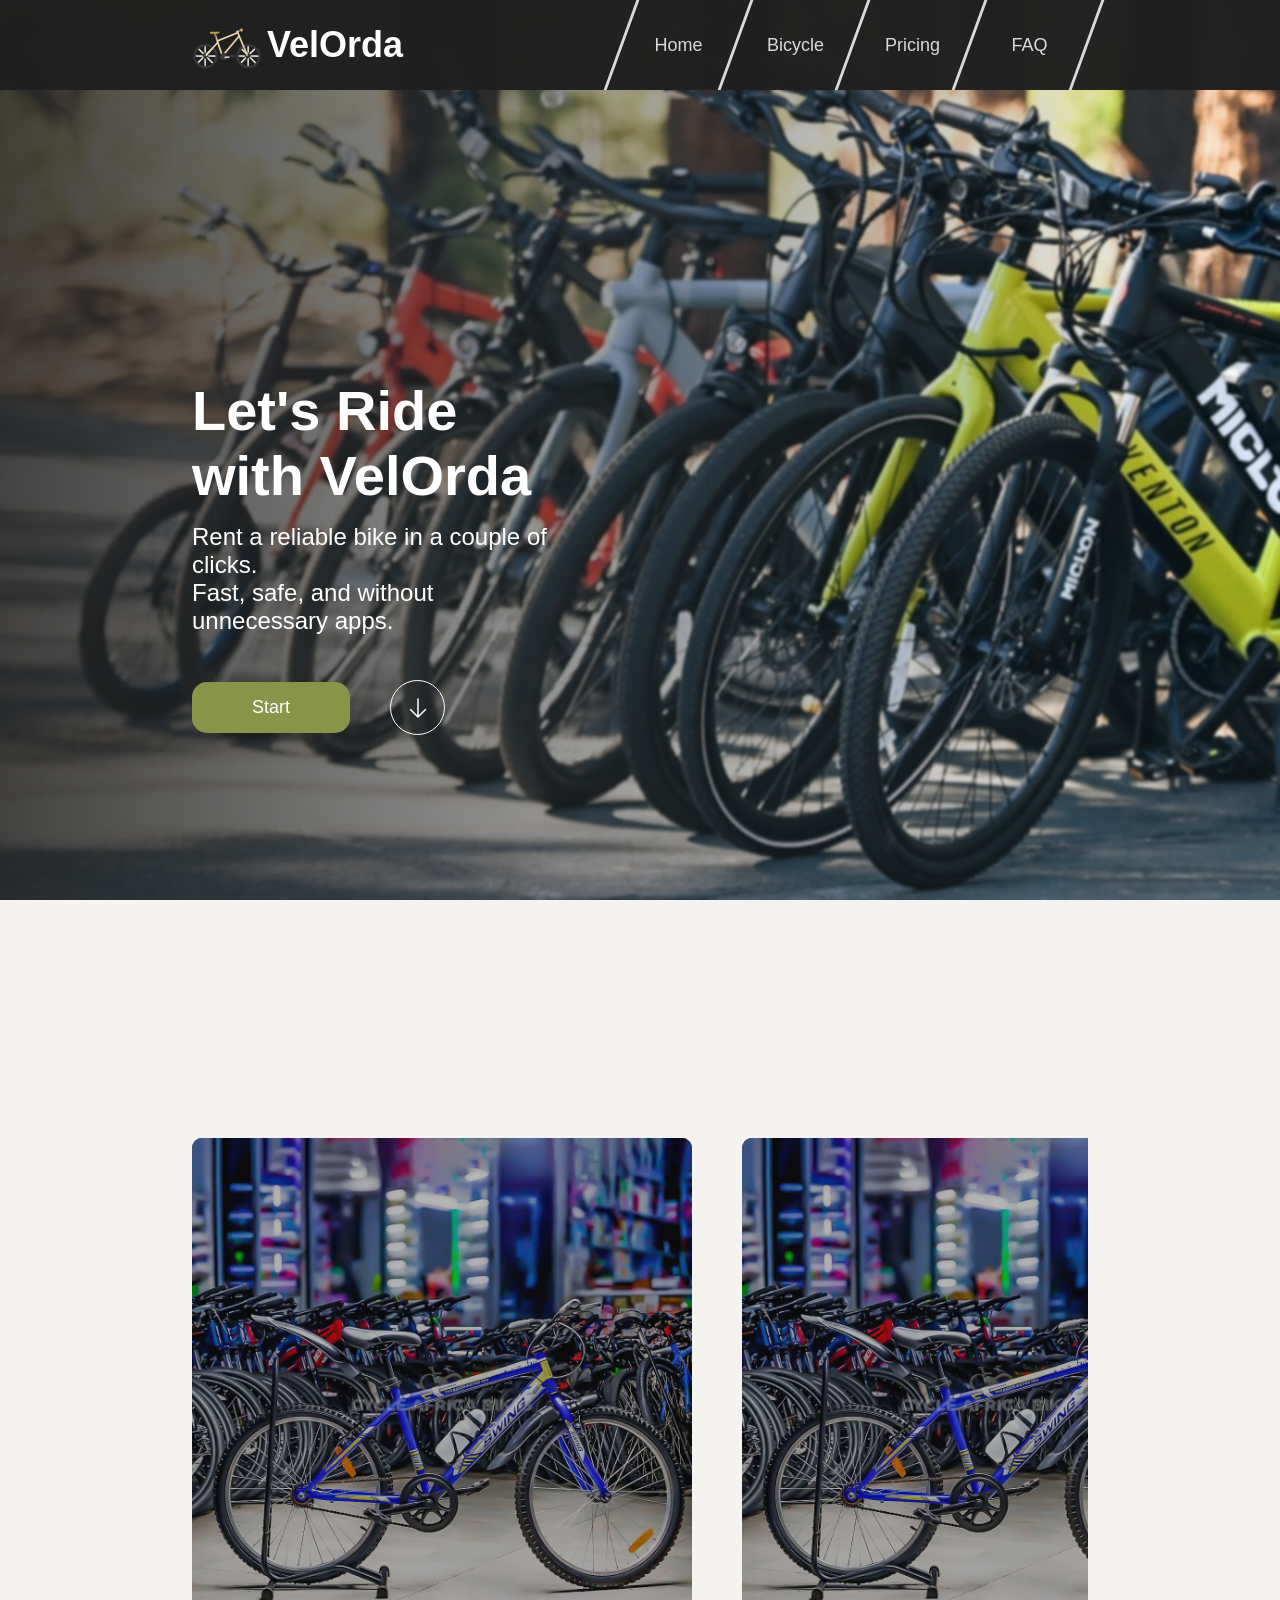
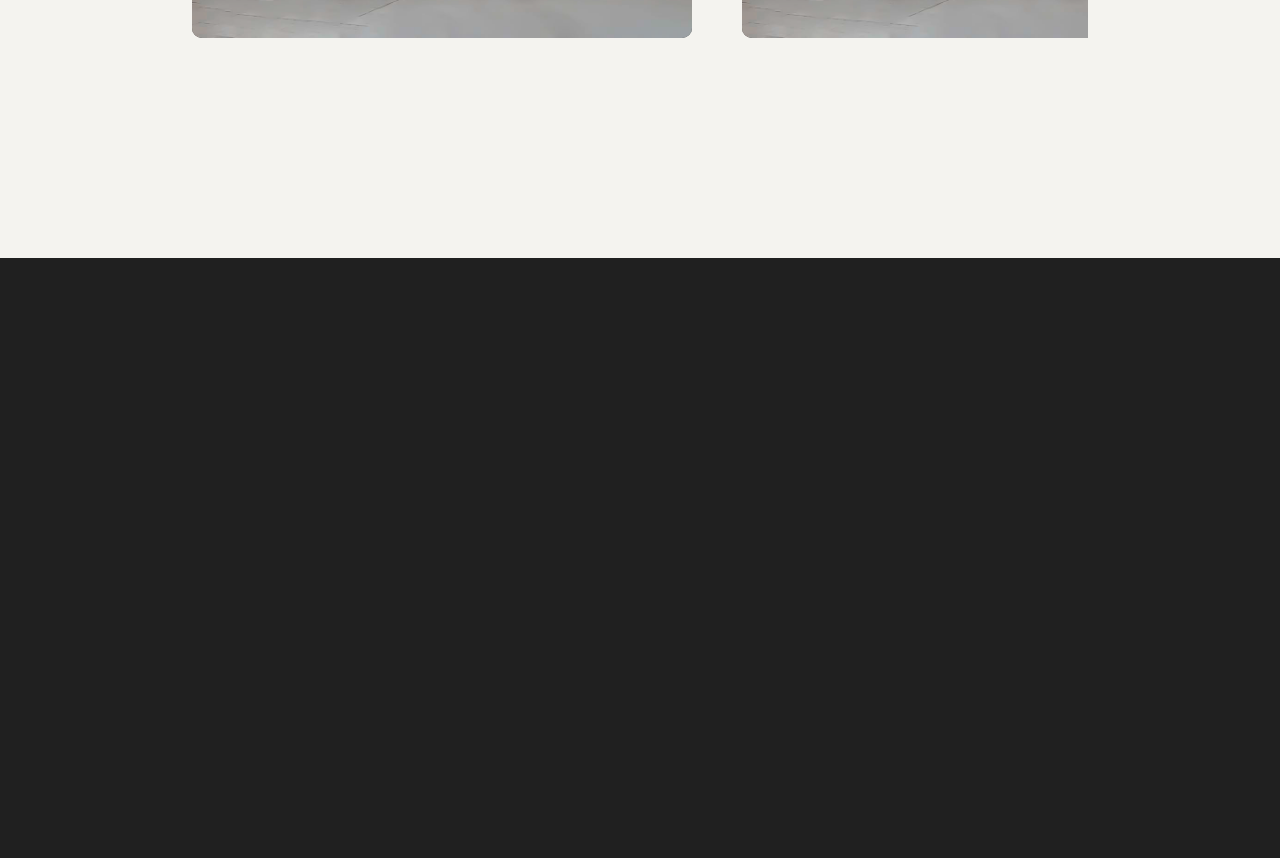
<file: module-a/index.html>
<!DOCTYPE html>
<html lang="en">
<head>
    <meta charset="UTF-8">
    <meta name="viewport" content="width=device-width, initial-scale=1.0">
    <link rel="stylesheet" href="style.css">
    <title>Home</title>
</head>
<body>
    <header class="header">
        <div class="container">
            <div class="header__contents">
                <section class="header__contents__elements">
                    <figure class="logo">
                        <img class="logo__img" src="./media-files/icons/bike-rack-perpendicular-right-svgrepo-com.svg" alt="Logo"> 
                        VelOrda
                    </figure>
                </section>
                <nav class="header__elements">
                    <ul>
                        <li>
                            <a class="header__link" href="./index.html">
                                <span class="header__link__line header__link__line-first"></span>
                                <span class="header__link__text">Home</span>
                                <span class="header__link__line"></span>
                            </a>
                        </li>
                        <li>
                            <a class="header__link" href="./bicycle.html">
                                <span class="header__link__text">Bicycle</span>
                                <span class="header__link__line"></span>
                            </a>
                        </li>
                        <li>
                            <a class="header__link" href="./pricing.html">
                                <span class="header__link__text">Pricing</span>
                                <span class="header__link__line"></span>
                            </a>
                        </li>
                        <li>
                            <a class="header__link" href="./FAQ.html">
                                <span class="header__link__text">FAQ</span>
                                <span class="header__link__line"></span>
                            </a>
                        </li>
                    </ul>
                </nav>
            </div>
        </div>
    </header>
    <main>
        <figure class="main__backgraund">
            <div></div>
        </figure>
        <div class="container">
            <div class="main__contents">
                <section class="main__welcome">
                    <h1>Let's Ride with VelOrda</h1>
                    <p>Rent a reliable bike in a couple of clicks.<br> Fast, safe, and without unnecessary apps.</p>
                    <div class="main__btn__form">
                        <a class="btn" href="bicycle.html">Start</a>
                        <a class="scroll__btn" href="#2">
                            <svg width="24" height="24" viewBox="0 0 24 24" xmlns="http://www.w3.org/2000/svg">
                                <path d="M19.5 13.5L12 21M12 21L4.5 13.5M12 21L12 3" stroke="#fff" stroke-width="1.5" stroke-linecap="round" stroke-linejoin="round"/>
                            </svg>
                        </a>
                    </div>
                </section>
                <section class="main__carusel__form" id="2">
                    <ul class="main__carusel">
                        <li><img src="./media-files/images/1-2-5.jpg" alt="img"><div></div></li>
                        <li><img src="./media-files/images/1-2-5.jpg" alt="img"><div></div></li>
                        <li><img src="./media-files/images/1-2-5.jpg" alt="img"><div></div></li>
                        <li><img src="./media-files/images/1-2-5.jpg" alt="img"><div></div></li>
                        <li><img src="./media-files/images/1-2-5.jpg" alt="img"><div></div></li>
                        <li><img src="./media-files/images/1-2-5.jpg" alt="img"><div></div></li>
                        <li><img src="./media-files/images/1-2-5.jpg" alt="img"><div></div></li>
                        <li><img src="./media-files/images/1-2-5.jpg" alt="img"><div></div></li>
                        <li><img src="./media-files/images/1-2-5.jpg" alt="img"><div></div></li>
                    </ul>
                </section>
            </div>
        </div>
    </main>
    <footer class="footer">
        <div class="container"></div>
    </footer>
</body>
</html>
</file>
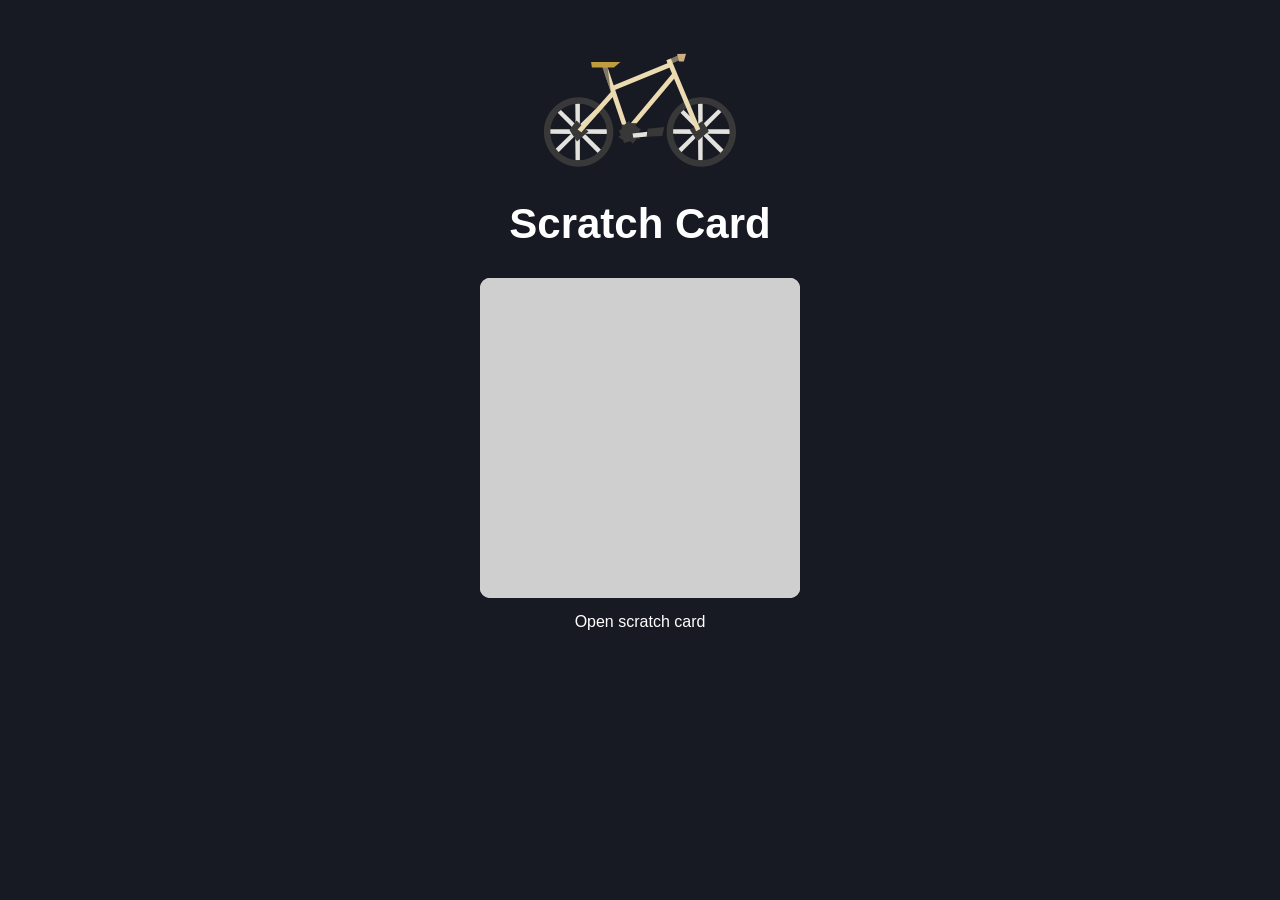
<file: module-e/media-files/task-1/index.html>
<!DOCTYPE html>
<html lang="en">
<head>
    <meta charset="UTF-8">
    <meta name="viewport" content="width=device-width, initial-scale=1.0">
    <link rel="stylesheet" href="style.css">
    <title>Task 1</title>
</head>
<body>
    <header>
        <div class="header__container">
            <div class="header__contents">
                <img class="header__image" src="./bike-rack-perpendicular-right-svgrepo-com.svg" alt="Logo">
                <h1 class="header__title">Scratch Card</h1>
            </div>
        </div>
    </header>
    <main>
        <div class="main__container">
            <section class="main__contents">
                <div class="main__pole">
                    <h2 class="code"></h2>
                    <p class="code__description"></p>
                    <canvas class="main__pole__blur"></canvas>
                </div class="main__pole">
                <p class="description">Open scratch card</p>
                <button class="main__button hide">Copy promo code</button>
            </section>
        </div>
    </main>
    <script src="./index.js"></script>
</body>
</html>
</file>
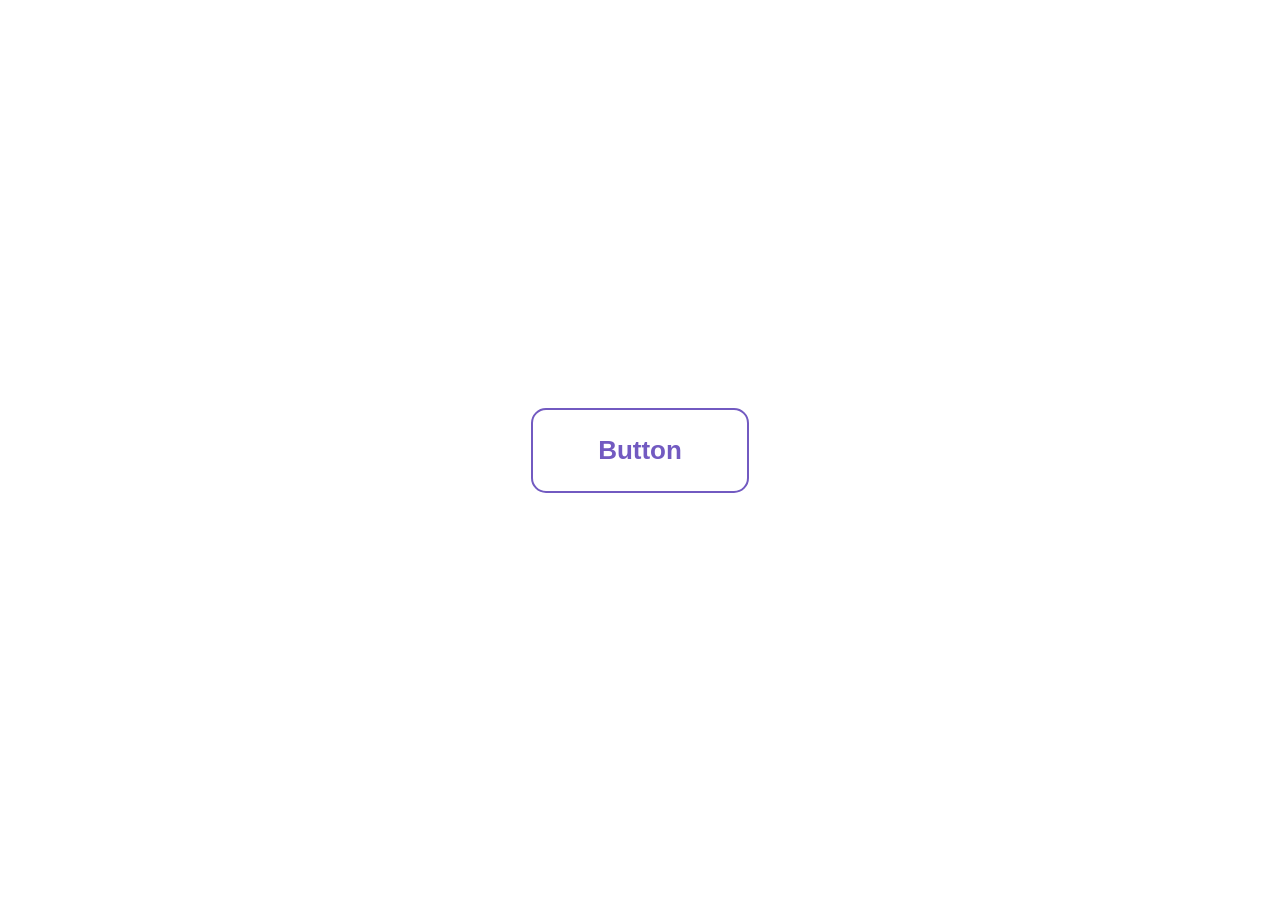
<file: module-e/media-files/task-3/index.html>
<!DOCTYPE html>
<html lang="en">
<head>
    <meta charset="UTF-8">
    <meta name="viewport" content="width=device-width, initial-scale=1.0">
    <link rel="stylesheet" href="style.css">
    <title>Task_3</title>
</head>
<body>
    <main>
        <section class="main__contents">
            <button class="main__contents__btn">Button</button>
        </section>
    </main>
</body>
</html>
</file>
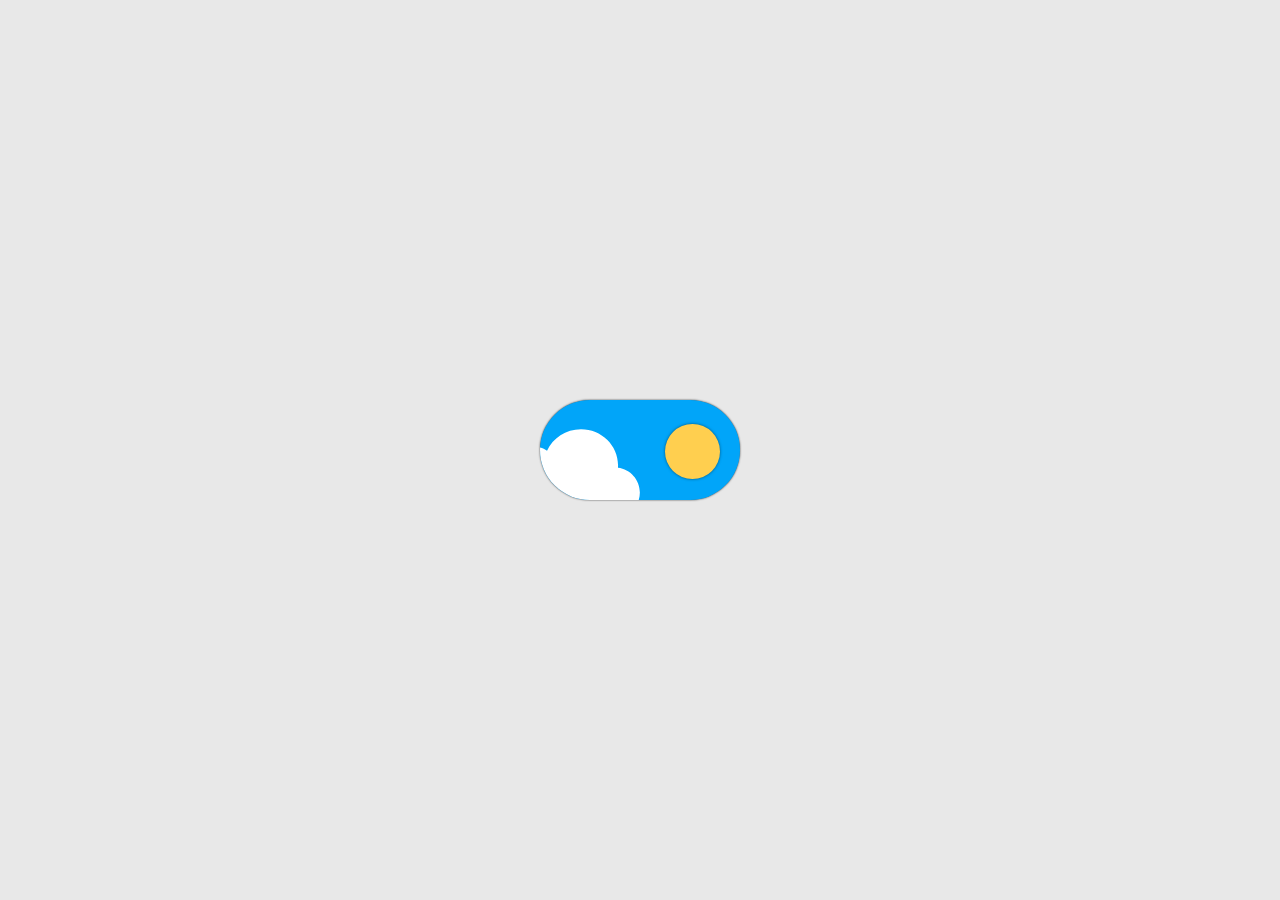
<file: module-e/media-files/task-4/index.html>
<!DOCTYPE html>
<html lang="en">
<head>
	<meta charset="UTF-8">
	<meta name="viewport" content="width=device-width, initial-scale=1.0">
	<link rel="stylesheet" href="style.css">
	<title>Speed Task 4</title>
</head>
<body>
	<main>
		<section class="main__contents">
			<input type="checkbox" id="check" class="hide" checked>
			<label for="check" class="btn">
				<svg viewBox="0 0 16 16" class="cloud_1 cloud">
					<path
					transform="matrix(.77976 0 0 .78395-299.99-418.63)"
					fill="#fff"
					d="m391.84 540.91c-.421-.329-.949-.524-1.523-.524-1.351 0-2.451 1.084-2.485 2.435-1.395.526-2.388 1.88-2.388 3.466 0 1.874 1.385 3.423 3.182 3.667v.034h12.73v-.006c1.775-.104 3.182-1.584 3.182-3.395 0-1.747-1.309-3.186-2.994-3.379.007-.106.011-.214.011-.322 0-2.707-2.271-4.901-5.072-4.901-2.073 0-3.856 1.202-4.643 2.925"
					></path>
				</svg>
				<ul class="stars">
					<li class="star star1"></li>
					<li class="star star2"></li>
					<li class="star star3"></li>
				</ul>
			</label>
		</section>
	</main>
</body>
</html>
</file>
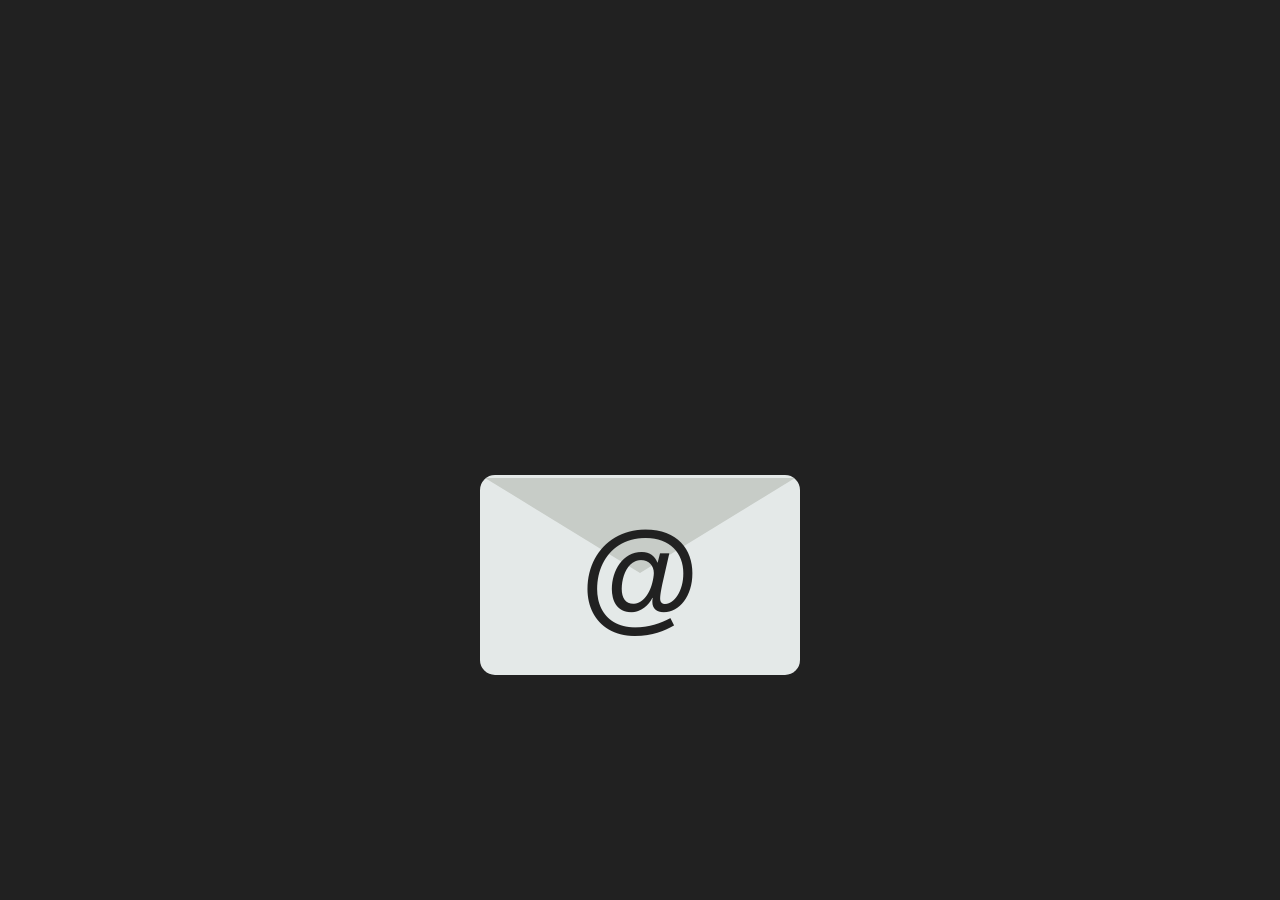
<file: module-e/media-files/task-6/index.html>
<!DOCTYPE html>
<html lang="en">
<head>
    <meta charset="UTF-8">
    <meta name="viewport" content="width=device-width, initial-scale=1.0">
    <link rel="stylesheet" href="style.css">
    <title>Task6</title>
</head>
<body>
    <main>
        <div class="main__content">
            <div class="mail">
                <p>@</p>
            </div>
            <div class="hz"></div>
            <div class="mail__text">
                TS2025
            </div>
        </div>
    </main>
</body>
</html>
</file>
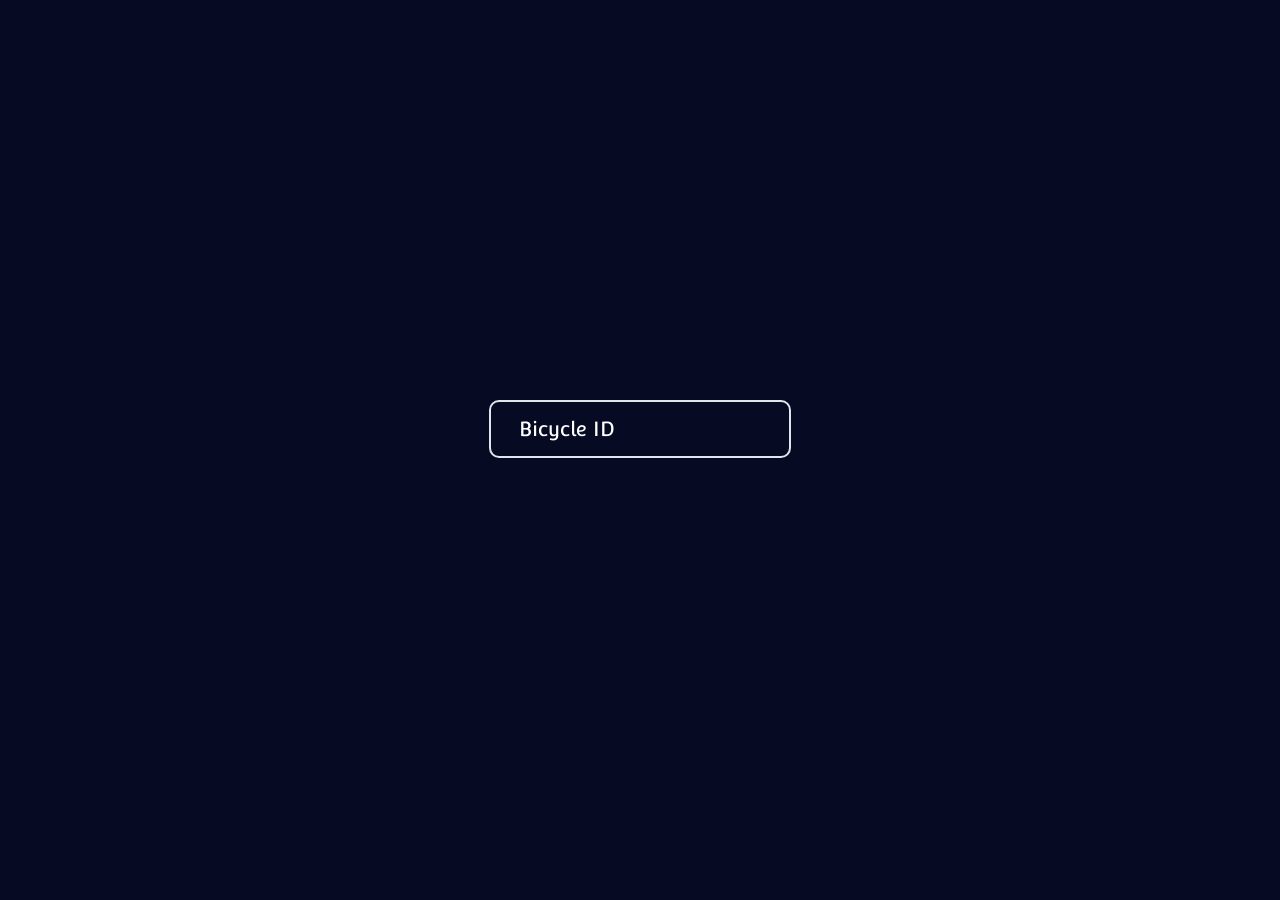
<file: module-e/media-files/task-2/A/index.html>
<!DOCTYPE html>
<html lang="en">
<head>
    <meta charset="UTF-8">
    <meta name="viewport" content="width=device-width, initial-scale=1.0">
    <link rel="stylesheet" href="style.css">
    <title>Task2_A</title>
</head>
<body>
    <main>
        <section class="main__contents">
            <div class="main__contents__input">
                <input type="text" class="main__input" placeholder="#777">
                <div class="main__input__description">
                    Bicycle ID
                </div>
            </div>
        </section>
    </main>
</body>
</html>
</file>
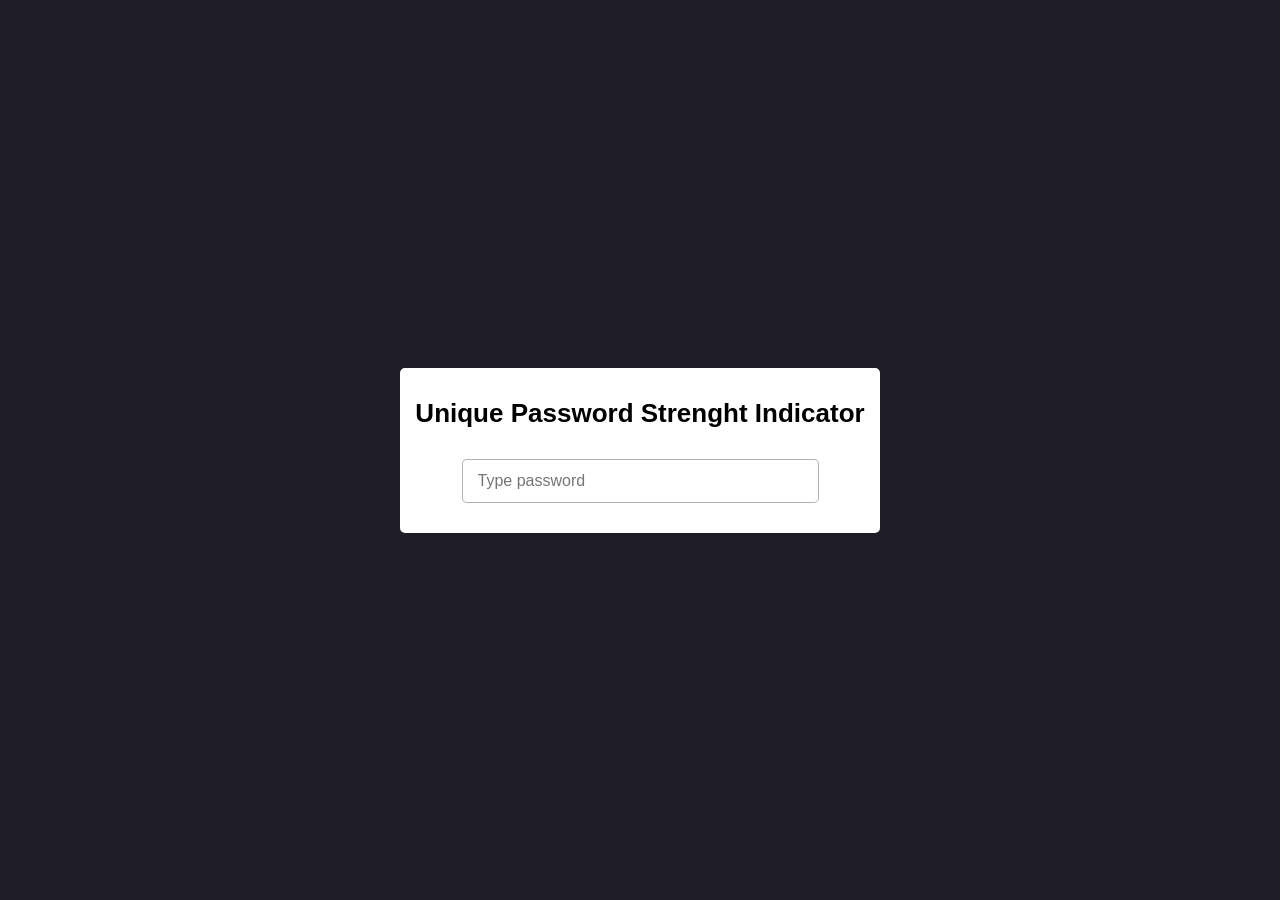
<file: module-e/media-files/task-2/B/index.html>
<!DOCTYPE html>
<html lang="en">
<head>
    <meta charset="UTF-8">
    <meta name="viewport" content="width=device-width, initial-scale=1.0">
    <link rel="stylesheet" href="style.css">
    <title>Task2_B</title>
</head>
<body>
    <main>
        <section class="main__contents">
            <div class="main__form">
                <h1>Unique Password Strenght Indicator</h1>
                <div class="main__form__password">
                    <input type="password" class="password" placeholder="Type password">
                    <span class="password__view hide">DISPLAY</span>
                </div>
                <ul class="main__password__indicator hide">
                    <li class="inpicator"></li>
                    <li class="inpicator"></li>
                    <li class="inpicator"></li>
                </ul>
                <p class="description hide"></p>
            </div>
        </section>
    </main>
    <script src="./index.js"></script>
</body>
</html>
</file>
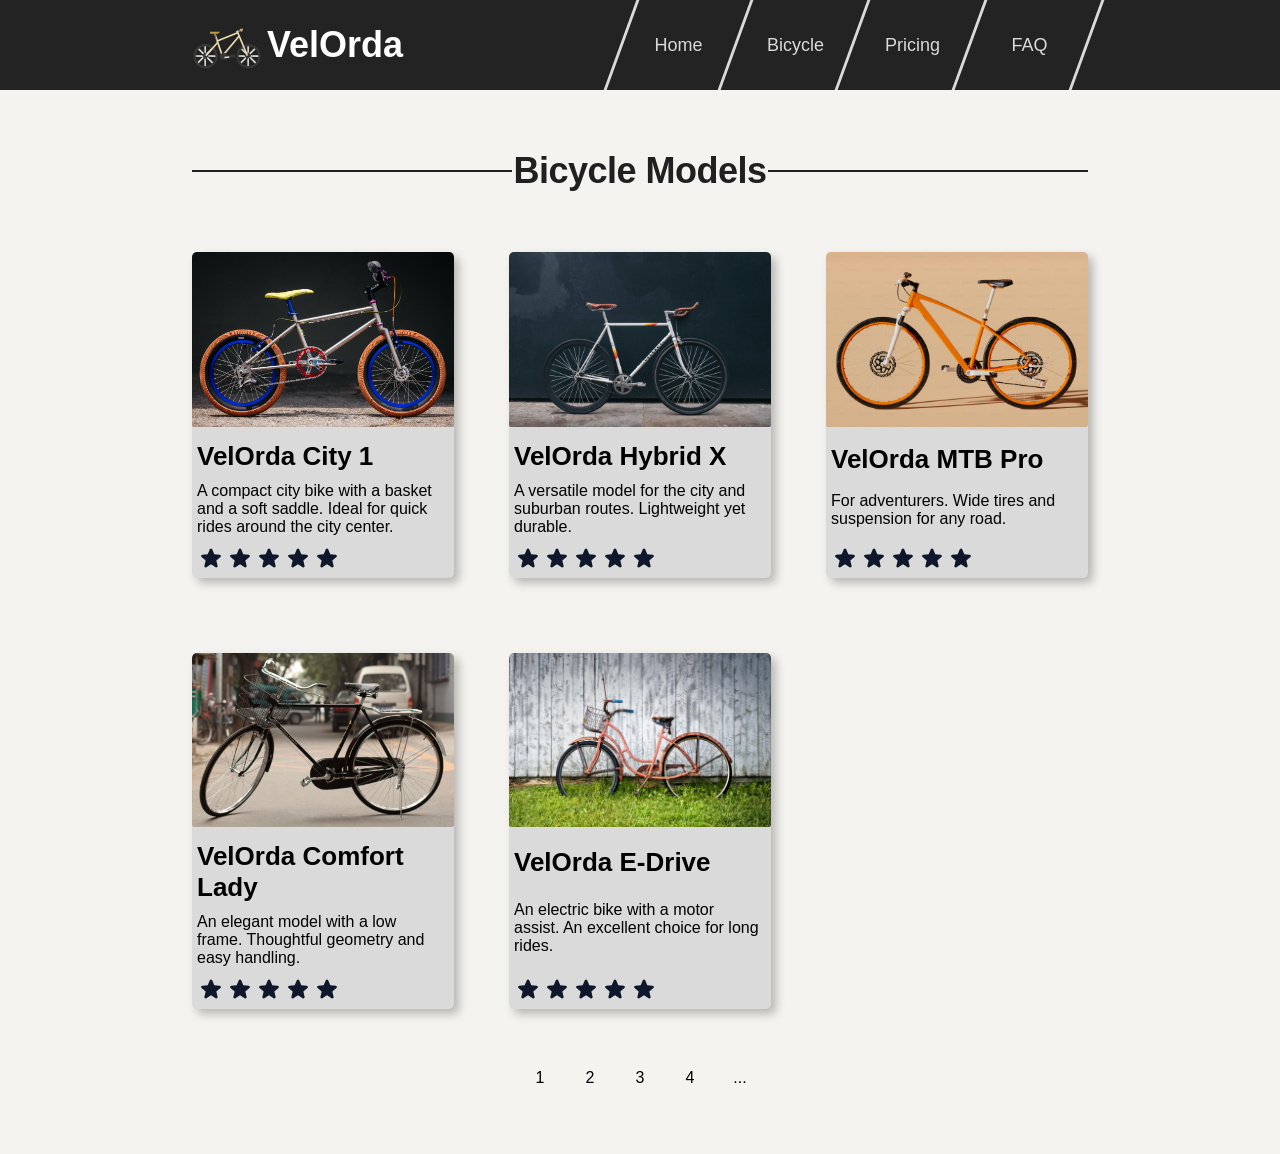
<file: module-a/bicycle.html>
<!DOCTYPE html>
<html lang="en">
<head>
    <meta charset="UTF-8">
    <meta name="viewport" content="width=device-width, initial-scale=1.0">
    <link rel="stylesheet" href="style.css">
    <title>Bicycle</title>
</head>
<body>
    <header class="header">
        <div class="container">
            <div class="header__contents">
                <section class="header__contents__elements">
                    <figure class="logo">
                        <img class="logo__img" src="./media-files/icons/bike-rack-perpendicular-right-svgrepo-com.svg" alt="Logo"> 
                        VelOrda
                    </figure>
                </section>
                <nav class="header__elements">
                    <ul>
                        <li>
                            <a class="header__link" href="./index.html">
                                <span class="header__link__line header__link__line-first"></span>
                                <span class="header__link__text">Home</span>
                                <span class="header__link__line"></span>
                            </a>
                        </li>
                        <li>
                            <a class="header__link" href="./bicycle.html">
                                <span class="header__link__text">Bicycle</span>
                                <span class="header__link__line"></span>
                            </a>
                        </li>
                        <li>
                            <a class="header__link" href="./pricing.html">
                                <span class="header__link__text">Pricing</span>
                                <span class="header__link__line"></span>
                            </a>
                        </li>
                        <li>
                            <a class="header__link" href="./FAQ.html">
                                <span class="header__link__text">FAQ</span>
                                <span class="header__link__line"></span>
                            </a>
                        </li>
                    </ul>
                </nav>
            </div>
        </div>
    </header>
    <main>
        <div class="container">
            <section class="main__bicycle">
                <div class="main__title">
                    <span></span>
                    <h2>Bicycle Models</h2>
                    <span></span>
                </div>
                <nav class="main__bicycle-grid">
                    <div class="main__bicycle__form">
                        <figure>
                            <img src="./media-files/images/The-Cub-House-Titanium-Kids-Bike-1.jpg" alt="Bicycle">
                        </figure>
                            <h5>VelOrda City 1</h5>
                        <p>A compact city bike with a basket and a soft saddle. Ideal for quick rides around the city center.</p>
                        <nav>
                            <svg width="24" height="24" viewBox="0 0 24 24" fill="none" xmlns="http://www.w3.org/2000/svg">
                                <path fill-rule="evenodd" clip-rule="evenodd" d="M10.7881 3.2108C11.2364 2.13286 12.7635 2.13286 13.2118 3.2108L15.2938 8.21652L20.6979 8.64976C21.8616 8.74306 22.3335 10.1953 21.4469 10.9549L17.3295 14.4818L18.5874 19.7553C18.8583 20.8909 17.6229 21.7884 16.6266 21.1799L11.9999 18.354L7.37329 21.1799C6.37697 21.7884 5.14158 20.8909 5.41246 19.7553L6.67038 14.4818L2.55303 10.9549C1.66639 10.1953 2.13826 8.74306 3.302 8.64976L8.70609 8.21652L10.7881 3.2108Z" fill="#0F172A"/>
                            </svg>
                            <svg width="24" height="24" viewBox="0 0 24 24" fill="none" xmlns="http://www.w3.org/2000/svg">
                                <path fill-rule="evenodd" clip-rule="evenodd" d="M10.7881 3.2108C11.2364 2.13286 12.7635 2.13286 13.2118 3.2108L15.2938 8.21652L20.6979 8.64976C21.8616 8.74306 22.3335 10.1953 21.4469 10.9549L17.3295 14.4818L18.5874 19.7553C18.8583 20.8909 17.6229 21.7884 16.6266 21.1799L11.9999 18.354L7.37329 21.1799C6.37697 21.7884 5.14158 20.8909 5.41246 19.7553L6.67038 14.4818L2.55303 10.9549C1.66639 10.1953 2.13826 8.74306 3.302 8.64976L8.70609 8.21652L10.7881 3.2108Z" fill="#0F172A"/>
                            </svg>
                            <svg width="24" height="24" viewBox="0 0 24 24" fill="none" xmlns="http://www.w3.org/2000/svg">
                                <path fill-rule="evenodd" clip-rule="evenodd" d="M10.7881 3.2108C11.2364 2.13286 12.7635 2.13286 13.2118 3.2108L15.2938 8.21652L20.6979 8.64976C21.8616 8.74306 22.3335 10.1953 21.4469 10.9549L17.3295 14.4818L18.5874 19.7553C18.8583 20.8909 17.6229 21.7884 16.6266 21.1799L11.9999 18.354L7.37329 21.1799C6.37697 21.7884 5.14158 20.8909 5.41246 19.7553L6.67038 14.4818L2.55303 10.9549C1.66639 10.1953 2.13826 8.74306 3.302 8.64976L8.70609 8.21652L10.7881 3.2108Z" fill="#0F172A"/>
                            </svg>
                            <svg width="24" height="24" viewBox="0 0 24 24" fill="none" xmlns="http://www.w3.org/2000/svg">
                                <path fill-rule="evenodd" clip-rule="evenodd" d="M10.7881 3.2108C11.2364 2.13286 12.7635 2.13286 13.2118 3.2108L15.2938 8.21652L20.6979 8.64976C21.8616 8.74306 22.3335 10.1953 21.4469 10.9549L17.3295 14.4818L18.5874 19.7553C18.8583 20.8909 17.6229 21.7884 16.6266 21.1799L11.9999 18.354L7.37329 21.1799C6.37697 21.7884 5.14158 20.8909 5.41246 19.7553L6.67038 14.4818L2.55303 10.9549C1.66639 10.1953 2.13826 8.74306 3.302 8.64976L8.70609 8.21652L10.7881 3.2108Z" fill="#0F172A"/>
                            </svg>
                            <svg width="24" height="24" viewBox="0 0 24 24" fill="none" xmlns="http://www.w3.org/2000/svg">
                                <path fill-rule="evenodd" clip-rule="evenodd" d="M10.7881 3.2108C11.2364 2.13286 12.7635 2.13286 13.2118 3.2108L15.2938 8.21652L20.6979 8.64976C21.8616 8.74306 22.3335 10.1953 21.4469 10.9549L17.3295 14.4818L18.5874 19.7553C18.8583 20.8909 17.6229 21.7884 16.6266 21.1799L11.9999 18.354L7.37329 21.1799C6.37697 21.7884 5.14158 20.8909 5.41246 19.7553L6.67038 14.4818L2.55303 10.9549C1.66639 10.1953 2.13826 8.74306 3.302 8.64976L8.70609 8.21652L10.7881 3.2108Z" fill="#0F172A"/>
                            </svg>
                        </nav>
                    </div>
                    <div class="main__bicycle__form">
                        <figure>
                            <img src="./media-files/images/photo-1485965120184-e220f721d03e.jpg" alt="Bicycle">
                        </figure>
                        <h5>VelOrda Hybrid X</h5>
                        <p>A versatile model for the city and suburban routes. Lightweight yet durable.</p>
                        <nav>
                            <svg width="24" height="24" viewBox="0 0 24 24" fill="none" xmlns="http://www.w3.org/2000/svg">
                                <path fill-rule="evenodd" clip-rule="evenodd" d="M10.7881 3.2108C11.2364 2.13286 12.7635 2.13286 13.2118 3.2108L15.2938 8.21652L20.6979 8.64976C21.8616 8.74306 22.3335 10.1953 21.4469 10.9549L17.3295 14.4818L18.5874 19.7553C18.8583 20.8909 17.6229 21.7884 16.6266 21.1799L11.9999 18.354L7.37329 21.1799C6.37697 21.7884 5.14158 20.8909 5.41246 19.7553L6.67038 14.4818L2.55303 10.9549C1.66639 10.1953 2.13826 8.74306 3.302 8.64976L8.70609 8.21652L10.7881 3.2108Z" fill="#0F172A"/>
                            </svg>
                            <svg width="24" height="24" viewBox="0 0 24 24" fill="none" xmlns="http://www.w3.org/2000/svg">
                                <path fill-rule="evenodd" clip-rule="evenodd" d="M10.7881 3.2108C11.2364 2.13286 12.7635 2.13286 13.2118 3.2108L15.2938 8.21652L20.6979 8.64976C21.8616 8.74306 22.3335 10.1953 21.4469 10.9549L17.3295 14.4818L18.5874 19.7553C18.8583 20.8909 17.6229 21.7884 16.6266 21.1799L11.9999 18.354L7.37329 21.1799C6.37697 21.7884 5.14158 20.8909 5.41246 19.7553L6.67038 14.4818L2.55303 10.9549C1.66639 10.1953 2.13826 8.74306 3.302 8.64976L8.70609 8.21652L10.7881 3.2108Z" fill="#0F172A"/>
                            </svg>
                            <svg width="24" height="24" viewBox="0 0 24 24" fill="none" xmlns="http://www.w3.org/2000/svg">
                                <path fill-rule="evenodd" clip-rule="evenodd" d="M10.7881 3.2108C11.2364 2.13286 12.7635 2.13286 13.2118 3.2108L15.2938 8.21652L20.6979 8.64976C21.8616 8.74306 22.3335 10.1953 21.4469 10.9549L17.3295 14.4818L18.5874 19.7553C18.8583 20.8909 17.6229 21.7884 16.6266 21.1799L11.9999 18.354L7.37329 21.1799C6.37697 21.7884 5.14158 20.8909 5.41246 19.7553L6.67038 14.4818L2.55303 10.9549C1.66639 10.1953 2.13826 8.74306 3.302 8.64976L8.70609 8.21652L10.7881 3.2108Z" fill="#0F172A"/>
                            </svg>
                            <svg width="24" height="24" viewBox="0 0 24 24" fill="none" xmlns="http://www.w3.org/2000/svg">
                                <path fill-rule="evenodd" clip-rule="evenodd" d="M10.7881 3.2108C11.2364 2.13286 12.7635 2.13286 13.2118 3.2108L15.2938 8.21652L20.6979 8.64976C21.8616 8.74306 22.3335 10.1953 21.4469 10.9549L17.3295 14.4818L18.5874 19.7553C18.8583 20.8909 17.6229 21.7884 16.6266 21.1799L11.9999 18.354L7.37329 21.1799C6.37697 21.7884 5.14158 20.8909 5.41246 19.7553L6.67038 14.4818L2.55303 10.9549C1.66639 10.1953 2.13826 8.74306 3.302 8.64976L8.70609 8.21652L10.7881 3.2108Z" fill="#0F172A"/>
                            </svg>
                            <svg width="24" height="24" viewBox="0 0 24 24" fill="none" xmlns="http://www.w3.org/2000/svg">
                                <path fill-rule="evenodd" clip-rule="evenodd" d="M10.7881 3.2108C11.2364 2.13286 12.7635 2.13286 13.2118 3.2108L15.2938 8.21652L20.6979 8.64976C21.8616 8.74306 22.3335 10.1953 21.4469 10.9549L17.3295 14.4818L18.5874 19.7553C18.8583 20.8909 17.6229 21.7884 16.6266 21.1799L11.9999 18.354L7.37329 21.1799C6.37697 21.7884 5.14158 20.8909 5.41246 19.7553L6.67038 14.4818L2.55303 10.9549C1.66639 10.1953 2.13826 8.74306 3.302 8.64976L8.70609 8.21652L10.7881 3.2108Z" fill="#0F172A"/>
                            </svg>
                        </nav>
                    </div>
                    <div class="main__bicycle__form">
                        <figure>
                            <img src="./media-files/images/premium_photo-1678718713393-2b88cde9605b.jpg" alt="Bicycle">
                        </figure>
                        <h5>VelOrda MTB Pro</h5>
                        <p>For adventurers. Wide tires and suspension for any road.</p>
                        <nav>
                            <svg width="24" height="24" viewBox="0 0 24 24" fill="none" xmlns="http://www.w3.org/2000/svg">
                                <path fill-rule="evenodd" clip-rule="evenodd" d="M10.7881 3.2108C11.2364 2.13286 12.7635 2.13286 13.2118 3.2108L15.2938 8.21652L20.6979 8.64976C21.8616 8.74306 22.3335 10.1953 21.4469 10.9549L17.3295 14.4818L18.5874 19.7553C18.8583 20.8909 17.6229 21.7884 16.6266 21.1799L11.9999 18.354L7.37329 21.1799C6.37697 21.7884 5.14158 20.8909 5.41246 19.7553L6.67038 14.4818L2.55303 10.9549C1.66639 10.1953 2.13826 8.74306 3.302 8.64976L8.70609 8.21652L10.7881 3.2108Z" fill="#0F172A"/>
                            </svg>
                            <svg width="24" height="24" viewBox="0 0 24 24" fill="none" xmlns="http://www.w3.org/2000/svg">
                                <path fill-rule="evenodd" clip-rule="evenodd" d="M10.7881 3.2108C11.2364 2.13286 12.7635 2.13286 13.2118 3.2108L15.2938 8.21652L20.6979 8.64976C21.8616 8.74306 22.3335 10.1953 21.4469 10.9549L17.3295 14.4818L18.5874 19.7553C18.8583 20.8909 17.6229 21.7884 16.6266 21.1799L11.9999 18.354L7.37329 21.1799C6.37697 21.7884 5.14158 20.8909 5.41246 19.7553L6.67038 14.4818L2.55303 10.9549C1.66639 10.1953 2.13826 8.74306 3.302 8.64976L8.70609 8.21652L10.7881 3.2108Z" fill="#0F172A"/>
                            </svg>
                            <svg width="24" height="24" viewBox="0 0 24 24" fill="none" xmlns="http://www.w3.org/2000/svg">
                                <path fill-rule="evenodd" clip-rule="evenodd" d="M10.7881 3.2108C11.2364 2.13286 12.7635 2.13286 13.2118 3.2108L15.2938 8.21652L20.6979 8.64976C21.8616 8.74306 22.3335 10.1953 21.4469 10.9549L17.3295 14.4818L18.5874 19.7553C18.8583 20.8909 17.6229 21.7884 16.6266 21.1799L11.9999 18.354L7.37329 21.1799C6.37697 21.7884 5.14158 20.8909 5.41246 19.7553L6.67038 14.4818L2.55303 10.9549C1.66639 10.1953 2.13826 8.74306 3.302 8.64976L8.70609 8.21652L10.7881 3.2108Z" fill="#0F172A"/>
                            </svg>
                            <svg width="24" height="24" viewBox="0 0 24 24" fill="none" xmlns="http://www.w3.org/2000/svg">
                                <path fill-rule="evenodd" clip-rule="evenodd" d="M10.7881 3.2108C11.2364 2.13286 12.7635 2.13286 13.2118 3.2108L15.2938 8.21652L20.6979 8.64976C21.8616 8.74306 22.3335 10.1953 21.4469 10.9549L17.3295 14.4818L18.5874 19.7553C18.8583 20.8909 17.6229 21.7884 16.6266 21.1799L11.9999 18.354L7.37329 21.1799C6.37697 21.7884 5.14158 20.8909 5.41246 19.7553L6.67038 14.4818L2.55303 10.9549C1.66639 10.1953 2.13826 8.74306 3.302 8.64976L8.70609 8.21652L10.7881 3.2108Z" fill="#0F172A"/>
                            </svg>
                            <svg width="24" height="24" viewBox="0 0 24 24" fill="none" xmlns="http://www.w3.org/2000/svg">
                                <path fill-rule="evenodd" clip-rule="evenodd" d="M10.7881 3.2108C11.2364 2.13286 12.7635 2.13286 13.2118 3.2108L15.2938 8.21652L20.6979 8.64976C21.8616 8.74306 22.3335 10.1953 21.4469 10.9549L17.3295 14.4818L18.5874 19.7553C18.8583 20.8909 17.6229 21.7884 16.6266 21.1799L11.9999 18.354L7.37329 21.1799C6.37697 21.7884 5.14158 20.8909 5.41246 19.7553L6.67038 14.4818L2.55303 10.9549C1.66639 10.1953 2.13826 8.74306 3.302 8.64976L8.70609 8.21652L10.7881 3.2108Z" fill="#0F172A"/>
                            </svg>
                        </nav>
                    </div>
                    <div class="main__bicycle__form">
                        <figure>
                            <img src="./media-files/images/Left_side_of_Flying_Pigeon.jpg" alt="Bicycle">
                        </figure>
                        <h5>VelOrda Comfort Lady</h5>
                        <p>An elegant model with a low frame. Thoughtful geometry and easy handling.</p>
                        <nav>
                            <svg width="24" height="24" viewBox="0 0 24 24" fill="none" xmlns="http://www.w3.org/2000/svg">
                                <path fill-rule="evenodd" clip-rule="evenodd" d="M10.7881 3.2108C11.2364 2.13286 12.7635 2.13286 13.2118 3.2108L15.2938 8.21652L20.6979 8.64976C21.8616 8.74306 22.3335 10.1953 21.4469 10.9549L17.3295 14.4818L18.5874 19.7553C18.8583 20.8909 17.6229 21.7884 16.6266 21.1799L11.9999 18.354L7.37329 21.1799C6.37697 21.7884 5.14158 20.8909 5.41246 19.7553L6.67038 14.4818L2.55303 10.9549C1.66639 10.1953 2.13826 8.74306 3.302 8.64976L8.70609 8.21652L10.7881 3.2108Z" fill="#0F172A"/>
                            </svg>
                            <svg width="24" height="24" viewBox="0 0 24 24" fill="none" xmlns="http://www.w3.org/2000/svg">
                                <path fill-rule="evenodd" clip-rule="evenodd" d="M10.7881 3.2108C11.2364 2.13286 12.7635 2.13286 13.2118 3.2108L15.2938 8.21652L20.6979 8.64976C21.8616 8.74306 22.3335 10.1953 21.4469 10.9549L17.3295 14.4818L18.5874 19.7553C18.8583 20.8909 17.6229 21.7884 16.6266 21.1799L11.9999 18.354L7.37329 21.1799C6.37697 21.7884 5.14158 20.8909 5.41246 19.7553L6.67038 14.4818L2.55303 10.9549C1.66639 10.1953 2.13826 8.74306 3.302 8.64976L8.70609 8.21652L10.7881 3.2108Z" fill="#0F172A"/>
                            </svg>
                            <svg width="24" height="24" viewBox="0 0 24 24" fill="none" xmlns="http://www.w3.org/2000/svg">
                                <path fill-rule="evenodd" clip-rule="evenodd" d="M10.7881 3.2108C11.2364 2.13286 12.7635 2.13286 13.2118 3.2108L15.2938 8.21652L20.6979 8.64976C21.8616 8.74306 22.3335 10.1953 21.4469 10.9549L17.3295 14.4818L18.5874 19.7553C18.8583 20.8909 17.6229 21.7884 16.6266 21.1799L11.9999 18.354L7.37329 21.1799C6.37697 21.7884 5.14158 20.8909 5.41246 19.7553L6.67038 14.4818L2.55303 10.9549C1.66639 10.1953 2.13826 8.74306 3.302 8.64976L8.70609 8.21652L10.7881 3.2108Z" fill="#0F172A"/>
                            </svg>
                            <svg width="24" height="24" viewBox="0 0 24 24" fill="none" xmlns="http://www.w3.org/2000/svg">
                                <path fill-rule="evenodd" clip-rule="evenodd" d="M10.7881 3.2108C11.2364 2.13286 12.7635 2.13286 13.2118 3.2108L15.2938 8.21652L20.6979 8.64976C21.8616 8.74306 22.3335 10.1953 21.4469 10.9549L17.3295 14.4818L18.5874 19.7553C18.8583 20.8909 17.6229 21.7884 16.6266 21.1799L11.9999 18.354L7.37329 21.1799C6.37697 21.7884 5.14158 20.8909 5.41246 19.7553L6.67038 14.4818L2.55303 10.9549C1.66639 10.1953 2.13826 8.74306 3.302 8.64976L8.70609 8.21652L10.7881 3.2108Z" fill="#0F172A"/>
                            </svg>
                            <svg width="24" height="24" viewBox="0 0 24 24" fill="none" xmlns="http://www.w3.org/2000/svg">
                                <path fill-rule="evenodd" clip-rule="evenodd" d="M10.7881 3.2108C11.2364 2.13286 12.7635 2.13286 13.2118 3.2108L15.2938 8.21652L20.6979 8.64976C21.8616 8.74306 22.3335 10.1953 21.4469 10.9549L17.3295 14.4818L18.5874 19.7553C18.8583 20.8909 17.6229 21.7884 16.6266 21.1799L11.9999 18.354L7.37329 21.1799C6.37697 21.7884 5.14158 20.8909 5.41246 19.7553L6.67038 14.4818L2.55303 10.9549C1.66639 10.1953 2.13826 8.74306 3.302 8.64976L8.70609 8.21652L10.7881 3.2108Z" fill="#0F172A"/>
                            </svg>
                        </nav>
                    </div>
                    <div class="main__bicycle__form">
                        <figure>
                            <img src="./media-files/images/pexels-alain-frechette-630635-1431117.jpg" alt="Bicycle">
                        </figure>
                        <h5>VelOrda E-Drive</h5>
                        <p>An electric bike with a motor assist. An excellent choice for long rides.</p>
                        <nav>
                            <svg width="24" height="24" viewBox="0 0 24 24" fill="none" xmlns="http://www.w3.org/2000/svg">
                                <path fill-rule="evenodd" clip-rule="evenodd" d="M10.7881 3.2108C11.2364 2.13286 12.7635 2.13286 13.2118 3.2108L15.2938 8.21652L20.6979 8.64976C21.8616 8.74306 22.3335 10.1953 21.4469 10.9549L17.3295 14.4818L18.5874 19.7553C18.8583 20.8909 17.6229 21.7884 16.6266 21.1799L11.9999 18.354L7.37329 21.1799C6.37697 21.7884 5.14158 20.8909 5.41246 19.7553L6.67038 14.4818L2.55303 10.9549C1.66639 10.1953 2.13826 8.74306 3.302 8.64976L8.70609 8.21652L10.7881 3.2108Z" fill="#0F172A"/>
                            </svg>
                            <svg width="24" height="24" viewBox="0 0 24 24" fill="none" xmlns="http://www.w3.org/2000/svg">
                                <path fill-rule="evenodd" clip-rule="evenodd" d="M10.7881 3.2108C11.2364 2.13286 12.7635 2.13286 13.2118 3.2108L15.2938 8.21652L20.6979 8.64976C21.8616 8.74306 22.3335 10.1953 21.4469 10.9549L17.3295 14.4818L18.5874 19.7553C18.8583 20.8909 17.6229 21.7884 16.6266 21.1799L11.9999 18.354L7.37329 21.1799C6.37697 21.7884 5.14158 20.8909 5.41246 19.7553L6.67038 14.4818L2.55303 10.9549C1.66639 10.1953 2.13826 8.74306 3.302 8.64976L8.70609 8.21652L10.7881 3.2108Z" fill="#0F172A"/>
                            </svg>
                            <svg width="24" height="24" viewBox="0 0 24 24" fill="none" xmlns="http://www.w3.org/2000/svg">
                                <path fill-rule="evenodd" clip-rule="evenodd" d="M10.7881 3.2108C11.2364 2.13286 12.7635 2.13286 13.2118 3.2108L15.2938 8.21652L20.6979 8.64976C21.8616 8.74306 22.3335 10.1953 21.4469 10.9549L17.3295 14.4818L18.5874 19.7553C18.8583 20.8909 17.6229 21.7884 16.6266 21.1799L11.9999 18.354L7.37329 21.1799C6.37697 21.7884 5.14158 20.8909 5.41246 19.7553L6.67038 14.4818L2.55303 10.9549C1.66639 10.1953 2.13826 8.74306 3.302 8.64976L8.70609 8.21652L10.7881 3.2108Z" fill="#0F172A"/>
                            </svg>
                            <svg width="24" height="24" viewBox="0 0 24 24" fill="none" xmlns="http://www.w3.org/2000/svg">
                                <path fill-rule="evenodd" clip-rule="evenodd" d="M10.7881 3.2108C11.2364 2.13286 12.7635 2.13286 13.2118 3.2108L15.2938 8.21652L20.6979 8.64976C21.8616 8.74306 22.3335 10.1953 21.4469 10.9549L17.3295 14.4818L18.5874 19.7553C18.8583 20.8909 17.6229 21.7884 16.6266 21.1799L11.9999 18.354L7.37329 21.1799C6.37697 21.7884 5.14158 20.8909 5.41246 19.7553L6.67038 14.4818L2.55303 10.9549C1.66639 10.1953 2.13826 8.74306 3.302 8.64976L8.70609 8.21652L10.7881 3.2108Z" fill="#0F172A"/>
                            </svg>
                            <svg width="24" height="24" viewBox="0 0 24 24" fill="none" xmlns="http://www.w3.org/2000/svg">
                                <path fill-rule="evenodd" clip-rule="evenodd" d="M10.7881 3.2108C11.2364 2.13286 12.7635 2.13286 13.2118 3.2108L15.2938 8.21652L20.6979 8.64976C21.8616 8.74306 22.3335 10.1953 21.4469 10.9549L17.3295 14.4818L18.5874 19.7553C18.8583 20.8909 17.6229 21.7884 16.6266 21.1799L11.9999 18.354L7.37329 21.1799C6.37697 21.7884 5.14158 20.8909 5.41246 19.7553L6.67038 14.4818L2.55303 10.9549C1.66639 10.1953 2.13826 8.74306 3.302 8.64976L8.70609 8.21652L10.7881 3.2108Z" fill="#0F172A"/>
                            </svg>
                        </nav>
                    </div>
                </nav>
                <ul class="main__page-numbers">
                    <li>1</li>
                    <li>2</li>
                    <li>3</li>
                    <li>4</li>
                    <li>...</li>
                </ul>
            </section>
        </div>
    </main>
</body>
</html>
</file>
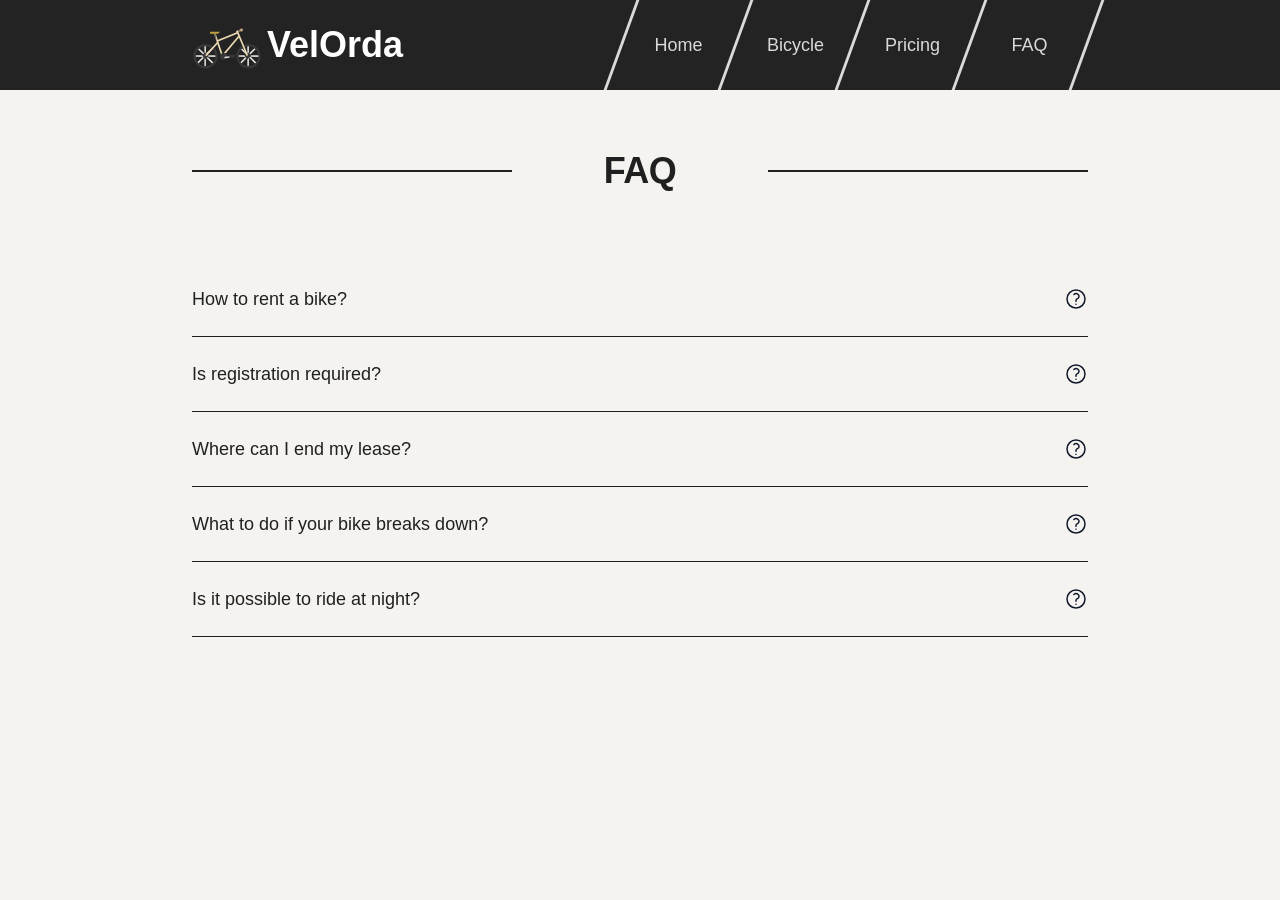
<file: module-a/FAQ.html>
<!DOCTYPE html>
<html lang="en">
<head>
    <meta charset="UTF-8">
    <meta name="viewport" content="width=device-width, initial-scale=1.0">
    <link rel="stylesheet" href="style.css">
    <title>FAQ</title>
</head>
<body>
    <header class="header">
        <div class="container">
            <div class="header__contents">
                <section class="header__contents__elements">
                    <figure class="logo">
                        <img class="logo__img" src="./media-files/icons/bike-rack-perpendicular-right-svgrepo-com.svg" alt="Logo"> 
                        VelOrda
                    </figure>
                </section>
                <nav class="header__elements">
                    <ul>
                        <li>
                            <a class="header__link" href="./index.html">
                                <span class="header__link__line header__link__line-first"></span>
                                <span class="header__link__text">Home</span>
                                <span class="header__link__line"></span>
                            </a>
                        </li>
                        <li>
                            <a class="header__link" href="./bicycle.html">
                                <span class="header__link__text">Bicycle</span>
                                <span class="header__link__line"></span>
                            </a>
                        </li>
                        <li>
                            <a class="header__link" href="./pricing.html">
                                <span class="header__link__text">Pricing</span>
                                <span class="header__link__line"></span>
                            </a>
                        </li>
                        <li>
                            <a class="header__link" href="./FAQ.html">
                                <span class="header__link__text">FAQ</span>
                                <span class="header__link__line"></span>
                            </a>
                        </li>
                    </ul>
                </nav>
            </div>
        </div>
    </header>
    <main>
        <div class="container">
            <section class="main__FAQ">
                <div class="main__title">
                    <span></span>
                    <h2>FAQ</h2>
                    <span></span>
                </div>
                <nav>
                    <ul class="main__FAQ__form">
                        <li class="main__FAQ__question">
                            <p>How to rent a bike?</p>
                            <svg width="24" height="24" viewBox="0 0 24 24" fill="none" xmlns="http://www.w3.org/2000/svg">
                                <path d="M9.87891 7.51884C11.0505 6.49372 12.95 6.49372 14.1215 7.51884C15.2931 8.54397 15.2931 10.206 14.1215 11.2312C13.9176 11.4096 13.6917 11.5569 13.4513 11.6733C12.7056 12.0341 12.0002 12.6716 12.0002 13.5V14.25M21 12C21 16.9706 16.9706 21 12 21C7.02944 21 3 16.9706 3 12C3 7.02944 7.02944 3 12 3C16.9706 3 21 7.02944 21 12ZM12 17.25H12.0075V17.2575H12V17.25Z" stroke="#0F172A" stroke-width="1.5" stroke-linecap="round" stroke-linejoin="round"/>
                            </svg>
                            <p class="answer">Find the nearest bike in the app or on the website, scan the QR code and start your ride.</p>
                        </li>
                        <li class="main__FAQ__question">
                            <p>
                                Is registration required?
                            </p>
                            <svg width="24" height="24" viewBox="0 0 24 24" fill="none" xmlns="http://www.w3.org/2000/svg">
                                <path d="M9.87891 7.51884C11.0505 6.49372 12.95 6.49372 14.1215 7.51884C15.2931 8.54397 15.2931 10.206 14.1215 11.2312C13.9176 11.4096 13.6917 11.5569 13.4513 11.6733C12.7056 12.0341 12.0002 12.6716 12.0002 13.5V14.25M21 12C21 16.9706 16.9706 21 12 21C7.02944 21 3 16.9706 3 12C3 7.02944 7.02944 3 12 3C16.9706 3 21 7.02944 21 12ZM12 17.25H12.0075V17.2575H12V17.25Z" stroke="#0F172A" stroke-width="1.5" stroke-linecap="round" stroke-linejoin="round"/>
                            </svg>
                            <p class="answer">Yes, you need to register and link a payment method. It will take no more than 2 minutes.</p>
                        </li>
                        <li class="main__FAQ__question">
                            <p>
                                Where can I end my lease?
                            </p>
                            <svg width="24" height="24" viewBox="0 0 24 24" fill="none" xmlns="http://www.w3.org/2000/svg">
                                <path d="M9.87891 7.51884C11.0505 6.49372 12.95 6.49372 14.1215 7.51884C15.2931 8.54397 15.2931 10.206 14.1215 11.2312C13.9176 11.4096 13.6917 11.5569 13.4513 11.6733C12.7056 12.0341 12.0002 12.6716 12.0002 13.5V14.25M21 12C21 16.9706 16.9706 21 12 21C7.02944 21 3 16.9706 3 12C3 7.02944 7.02944 3 12 3C16.9706 3 21 7.02944 21 12ZM12 17.25H12.0075V17.2575H12V17.25Z" stroke="#0F172A" stroke-width="1.5" stroke-linecap="round" stroke-linejoin="round"/>
                            </svg>
                            <p class="answer">Parking is available in any permitted location in the city – VelOrda parking is marked on the map.</p>
                        </li>
                        <li class="main__FAQ__question">
                            <p>
                                What to do if your bike breaks down?
                            </p>
                            <svg width="24" height="24" viewBox="0 0 24 24" fill="none" xmlns="http://www.w3.org/2000/svg">
                                <path d="M9.87891 7.51884C11.0505 6.49372 12.95 6.49372 14.1215 7.51884C15.2931 8.54397 15.2931 10.206 14.1215 11.2312C13.9176 11.4096 13.6917 11.5569 13.4513 11.6733C12.7056 12.0341 12.0002 12.6716 12.0002 13.5V14.25M21 12C21 16.9706 16.9706 21 12 21C7.02944 21 3 16.9706 3 12C3 7.02944 7.02944 3 12 3C16.9706 3 21 7.02944 21 12ZM12 17.25H12.0075V17.2575H12V17.25Z" stroke="#0F172A" stroke-width="1.5" stroke-linecap="round" stroke-linejoin="round"/>
                            </svg>
                            <p class="answer">Simply end your rental and report the issue in the app. We'll replace the bike as quickly as possible.</p>
                        </li>
                        <li class="main__FAQ__question">
                            <p>
                                Is it possible to ride at night?
                            </p>
                            <svg width="24" height="24" viewBox="0 0 24 24" fill="none" xmlns="http://www.w3.org/2000/svg">
                                <path d="M9.87891 7.51884C11.0505 6.49372 12.95 6.49372 14.1215 7.51884C15.2931 8.54397 15.2931 10.206 14.1215 11.2312C13.9176 11.4096 13.6917 11.5569 13.4513 11.6733C12.7056 12.0341 12.0002 12.6716 12.0002 13.5V14.25M21 12C21 16.9706 16.9706 21 12 21C7.02944 21 3 16.9706 3 12C3 7.02944 7.02944 3 12 3C16.9706 3 21 7.02944 21 12ZM12 17.25H12.0075V17.2575H12V17.25Z" stroke="#0F172A" stroke-width="1.5" stroke-linecap="round" stroke-linejoin="round"/>
                            </svg>
                            <p class="answer">Our bikes are available 24/7, and lights and GPS make night riding safe.</p>
                        </li>
                    </ul>
                </nav>
            </section>
        </div>
    </main>
</body>
</html>
</file>
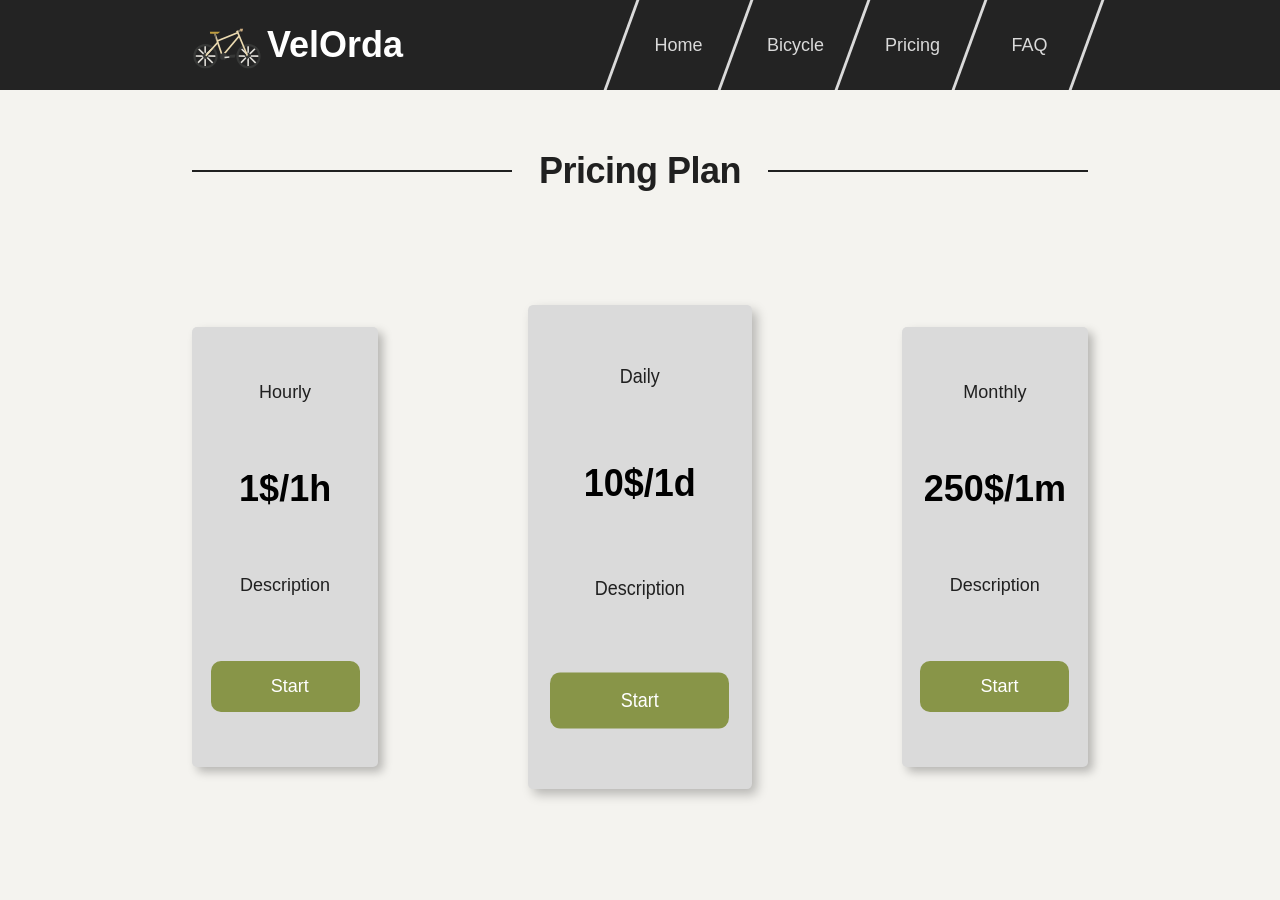
<file: module-a/pricing.html>
<!DOCTYPE html>
<html lang="en">
<head>
    <meta charset="UTF-8">
    <meta name="viewport" content="width=device-width, initial-scale=1.0">
    <link rel="stylesheet" href="style.css">
    <title>Pricing</title>
</head>
<body>
    <header class="header">
        <div class="container">
            <div class="header__contents">
                <section class="header__contents__elements">
                    <figure class="logo">
                        <img class="logo__img" src="./media-files/icons/bike-rack-perpendicular-right-svgrepo-com.svg" alt="Logo"> 
                        VelOrda
                    </figure>
                </section>
                <nav class="header__elements">
                    <ul>
                        <li>
                            <a class="header__link" href="./index.html">
                                <span class="header__link__line header__link__line-first"></span>
                                <span class="header__link__text">Home</span>
                                <span class="header__link__line"></span>
                            </a>
                        </li>
                        <li>
                            <a class="header__link" href="./bicycle.html">
                                <span class="header__link__text">Bicycle</span>
                                <span class="header__link__line"></span>
                            </a>
                        </li>
                        <li>
                            <a class="header__link" href="./pricing.html">
                                <span class="header__link__text">Pricing</span>
                                <span class="header__link__line"></span>
                            </a>
                        </li>
                        <li>
                            <a class="header__link" href="./FAQ.html">
                                <span class="header__link__text">FAQ</span>
                                <span class="header__link__line"></span>
                            </a>
                        </li>
                    </ul>
                </nav>
            </div>
        </div>
    </header>
    <div class="container">
            <section class="main__pricing">
                <div class="main__title">
                    <span></span>
                    <h2>Pricing Plan</h2>
                    <span></span>
                </div>
                <nav class="main__pricing-grid">
                    <div class="main__pricing__form">
                        <p>Hourly</p>
                        <h3>1$/1h</h3>
                        <p>Description</p>
                        <button class="btn">Start</button>
                    </div>
                    <div class="main__pricing__form main__pricing__form-main">
                        <p>Daily</p>
                        <h3>10$/1d</h3>
                        <p>Description</p>
                        <button class="btn">Start</button>
                    </div>
                    <div class="main__pricing__form">
                        <p>Monthly</p>
                        <h3>250$/1m</h3>
                        <p>Description</p>
                        <button class="btn">Start</button>
                    </div>
                </nav>
            </section>
        </div>
    </main>
</body>
</html>
</file>
<file: module-a/style.css>
/* Основное */
:root{
    --white: #fff;
    --grey: #dadada;
    --green: #889548;
    --dark: #202020;
    --purple: #5454D4;
    --blue: #0080ff;
    --orange: #FF7143;
    --red: #F65955;
}
html{
    scroll-behavior: smooth;
    scroll-padding: 220px;
}
*{
    padding: 0;
    margin: 0;
    border: none;
    box-sizing: border-box;
    font-family: 'Segoe UI', Tahoma, Geneva, Verdana, sans-serif;
    transition: .1s;
}
body{
    background-color: #f4f3ef;
}
a{
    text-decoration: none;
    color: var(--grey);
}
li{
    list-style-type: none;
}
/* button */
.btn{
    padding: 15px 60px;
    border-radius: 15px;
    font-size: 18px;
    color: white;
    background-color: var(--green);
}
.btn:hover{
    opacity: 90%;
}
.btn:active{
    opacity: 80%;
}
.scroll__btn{
    width: 55px;
    height: 55px;
    border: 1px solid var(--white);
    border-radius: 55px;
    display: flex;
    align-items: center;
    justify-content: center;
}
/* header */
.logo{
    user-select: none;
    display: flex;
    align-items: center;
    justify-content: center;
    gap: 5px;
    font-size: 36px;
    font-weight: 600;
    color: var(--white);
}
.logo__img{
    width: 70px;
}
.header{
    background-color: #202020fb;
    backdrop-filter: blur(5px);
    position: fixed;
    width: 100%;
    top: 0;
    z-index: 777;
}
.header__contents{
    height: 100%;
    display: flex;
    align-items: center;
    justify-content: space-between;
}
.header__elements ul{
    display: grid;
    grid-template-columns: repeat(4, 1fr);
}
.header__link{
    position: relative;
    height: 90px;
    display: flex;
    align-items: center;
    justify-content: center;
    padding-inline: 30px;
    text-align: center;
    font-size: 18px;
    font-weight: 500;
    transition: .3s;
}
.header__link:hover{
    color: var(--white);
}
.header__link:hover .header__link__text{
    transform: scale(1.1) translateY(-1px);
}
.header__link__line{
    position: absolute;
    transform: skew(-20deg);
    width: 3px;
    height: 100%;
    background-color: var(--grey);
    right: 0;
    top: 0;
}
.header__link__line-first{
    left: 0;
}
/* main */
.main__backgraund{
    background-image: url('./media-files/images/383685_21601_XL.jpg');
    background-repeat: no-repeat;
    /* background-position: center; */
    background-size: cover;
    width: 100%;
    height: 100vh;
    position: absolute;
    top: 0px;
    left: 0;
    z-index: -1;
}
.main__backgraund div{
    position: absolute;
    backdrop-filter: blur(1px);
    top: 0;
    left: 0;
    width: 100%;
    height: 100%;
    background-image: linear-gradient(90deg, #242424db, #00000000);
}
.main__welcome{
    margin-top: 42vh;
    width: 40%;
    color: var(--white);
}
.main__welcome h1{
    font-size: 56px;
}
.main__welcome p{
    margin-top: 15px;
    font-size: 24px;
}
.main__btn__form{
    margin-top: 45px;
    display: flex;
    align-items: center;
    gap: 40px;
}
.main__carusel__form{
    margin-top: 45%;
}
.main__carusel{
    display: flex;
    overflow-x: scroll;
    overflow-y: hidden;
    scroll-snap-type: x mandatory;
    gap: 50px;
}
.main__carusel li{
    position: relative;
    flex-shrink: 0;
    border-radius: 10px;
    scroll-snap-align: center;
    width: 500px;
    height: 500px;
    background-color: #202020;
    color: #fff;
}
.main__carusel li img{
    border-radius: 10px;
    width: 100%;
    height: 100%;
}
.main__carusel li div{
    border-radius: 10px;
    width: 100%;
    height: 100%;
    top: 0;
    left: 0;
    z-index: 5;
    position: absolute;
    background-color: #20202050;
}
.main__title{
    margin-top: 150px;
    display: flex;
    align-items: center;
    justify-content: space-between;
}
.main__title span{
    width: 25vw;
    height: 2px;
    background-color: var(--dark);
}
.main__title h2{
    color: var(--dark);
    font-size: 36px;
    font-weight: 600;
    letter-spacing: -.5px;
}
.main__bicycle-grid{
    margin-top: 60px;
    display: grid;
    grid-template-columns: repeat(3, 1fr);
    gap: 75px 55px;
}
.main__bicycle__form{
    overflow: hidden;
    box-shadow: 5px 5px 10px rgba(0, 0, 0, 0.25);
    background-color: var(--grey);
    display: flex;
    flex-direction: column;
    gap: 10px;
    border-radius: 5px;
}
.main__bicycle__form figure{
    overflow: hidden;
}
.main__bicycle__form figure img{
    user-select: none;
    width: 100%;
    border-radius: 2px;
}
.main__bicycle__form figure img:hover{
    transform: scale(1.1);
}
.main__bicycle__form h5{
    width: 95%;
    margin: auto;
    font-size: 26px;
    margin-left: 5px;
}
.main__bicycle__form p{
    width: 95%;
    margin: auto;
    font-size: 16px;
    margin-left: 5px;
}
.main__bicycle__form nav{
    width: 95%;
    margin: auto;
    display: flex;
    gap: 5px;
    margin-bottom: 3%;
}
.main__pricing-grid{
    margin-top: 15vh;
    display: grid;
    grid-template-columns: 1fr 1.2fr 1fr;
    justify-content: center;
    align-items: center;
    gap: 150px;
}
.main__pricing__form{
    box-shadow: 5px 5px 10px rgba(0, 0, 0, 0.25);
    background-color: var(--grey);
    display: flex;
    flex-direction: column;
    gap: 10px;
    border-radius: 5px;
    text-align: center;
}
.main__pricing__form p{
    color: var(--dark);
    font-size: 18px;
    margin-top: 55px;
}
.main__pricing__form h3{
    margin-top: 55px;
    font-size: 36px;
}
.main__pricing__form button{
    width: 80%;
    margin: auto;
    margin-block: 55px;
    border-radius: 10px;
}
.main__pricing__form-main{
    transform: scaleY(1.1);
}
.main__page-numbers{
    margin-block: 60px;
    display: grid;
    grid-template-columns: repeat(5, 25px);
    justify-content: center;
    gap: 25px;
}
.main__page-numbers li{
    text-align: center;
    height: 25px;
}
.main__FAQ__form{
    margin-block: 70px;
}
.main__FAQ__question{
    display: flex;
    align-items: center;
    justify-content: space-between;
    position: relative;
    border-bottom: 1px solid var(--dark);
    padding-block: 25px;
    font-size: 18px;
    color: var(--dark);
}
.answer{
    color: var(--green);
    opacity: 0;
    position: absolute;
    left: 0;
    bottom: 15px;
}
.main__FAQ__question:hover{
    padding-bottom: 55px;
}
.main__FAQ__question:hover .answer{
    opacity: 1;
}
/* footer */
.footer{
    margin-top: 220px;
    background-color: var(--dark);
    height: 600px;
}
.container{
    width: 70%;
    margin: auto;
    height: 100%;
}

/* Table */
@media screen and (width <= 768px) {
    .container{
        width: 90%;
    }
    .logo{
        font-size: 24px;
        font-weight: 600;
    }
    .logo__img{
        width: 55px;
    }
    .header__link{
        font-size: 14px;
        padding-inline: 20px;
        height: 70px;
    }
    .header__link__line{
        width: 2px;
    }
    .main__welcome{
        width: 50%;
        margin-top: 35vh;
    }
    .main__welcome h1{
        font-size: 36px;
    }
    .main__welcome p{
        font-size: 18px;
    }
    .btn{
        padding: 13px 50px;
    }
    .scroll__btn{
        width: 51px;
        height: 51px;
    }
    .main__title{
        margin-top: 130px;
    }
    .main__bicycle-grid{
        grid-template-columns: repeat(2, 1fr);
    }
    .main__pricing-grid{
        margin-block: 70px;
        grid-template-columns: 450px;
    }
    .main__pricing__form-main{
        transform: scaleY(1);
    }
    .main__FAQ__question p {
        font-size: 14px;
    }
}
/* Phone */
@media screen and (width: 360px) {
    .container{
        width: 95%;
    }
    .logo{
        font-size: 18px;
        font-weight: 600;
    }
    .logo__img{
        width: 45px;
    }
    .header__link{
        font-size: 12px;
        padding-inline: 5px;
        height: 50px;
    }
    .header__link__line{
        width: 1px;
    }
    .main__welcome{
        width: 75%;
        margin-top: 30vh;
    }
    .main__welcome h1{
        font-size: 26px;
    }
    .main__welcome p{
        font-size: 14px;
    }
    .main__btn__form{
        margin-top: 30px;
    }
    .btn{
        font-size: 14px;
        padding: 8px 45px;
        border-radius: 12px;
    }
    .scroll__btn{
        width: 35px;
        height: 35px;
    }
    .main__title{
        margin-top: 110px;
    }
    .main__title span{
        width: 17vw;
    }
    .main__title h2{
        font-size: 26px;
    }
    .main__bicycle-grid{
        grid-template-columns: repeat(1, 1fr);
        gap: 55px;
    }
    .main__pricing-grid{
        margin-block: 50px;
        grid-template-columns: 320px;
        gap: 50px;
    }
    .main__FAQ__question p {
        font-size: 12px;
    }
    .main__FAQ__form{
        margin-block: 40px;
    }
}
</file>
<file: module-e/media-files/task-1/style.css>
*{
    padding: 0;
    margin: 0;
    border: none;
}
body{
    background-color: #171923;
}
.header__container, .main__container{
    font-family: 'Segoe UI', Tahoma, Geneva, Verdana, sans-serif;
    color: rgb(255, 255, 255);
    max-width: 90%;
    margin: auto;
    height: 100%;
}
.header__contents{
    display: flex;
    flex-direction: column;
    align-items: center;
    text-align: center;
}
.header__image{
    width: 200px;
    height: 200px;
}
.header__title{
    font-size: 42px;
    font-weight: 700;
}
.main__contents{
    margin-top: 30px;
    display: flex;
    flex-direction: column;
    text-align: center;
    align-items: center;
    gap: 15px;
}
.main__pole{
    position: relative;
    display: flex;
    flex-direction: column;
    align-items: center;
    text-align: center;
    justify-content: center;
    gap: 15px;
    min-width: 320px;
    aspect-ratio: 1/1;
    border-radius: 10px;
    background-color: white;
    color: #4673ce;
}
.main__pole__blur{
    touch-action: none;
    border-radius: 10px;
    position: absolute;
    height: 320px;
    width: 320px;
    top: 0;
    left: 0;
}
.main__pole h2{
    font-size: 46px;
    letter-spacing: -1px;
    font-weight: 600;
}
.main__button{
    min-width: 300px;
    font-family: 'Segoe UI', Tahoma, Geneva, Verdana, sans-serif;
    font-weight: 600;
    color: white;
    background-color: #4673ce;
    border-radius: 55px;
    padding-block: 15px;
}
.main__button:hover{
    opacity: 90%;
}
.main__button:active{
    opacity: 80%;
}
.hide{
    display: none;
}
</file>
<file: module-e/media-files/task-3/style.css>
*{
    padding: 0;
    margin: 0;
    border: none;
}
.main__contents{
    height: 100vh;
    display: flex;
    align-items: center;
    justify-content: center;
}
.main__contents__btn{
    position: relative;
    font-family: 'Segoe UI', Tahoma, Geneva, Verdana, sans-serif;
    font-size: 26px;
    font-weight: 600;
    color: #725ac1;
    border: 2px solid #725ac1;
    background-color:  #ffffff00;
    border-radius: 15px;
    padding: 25px 65px;
    transition: .3s;
}
.main__contents__btn::before{
    content: '';
    position: absolute;
    bottom: 0;
    left: 0;
    background-color: #725ac1;
    border-radius: 15px;
    height: 0;
    width: 100%;
    transition: .1s;
    z-index: -1;
}
.main__contents__btn:hover{
    color: white;
    border: 2px solid white;
}
.main__contents__btn:hover::before{
    height: 100%;
}
</file>
<file: module-e/media-files/task-4/style.css>
*{
    padding: 0;
    margin: 0;
    border: none;
}
body{
    background-color: #e8e8e8;
}
.main__contents{
    display: flex;
    align-items: center;
    justify-content: center;
    height: 100vh;
}
.btn{
    position: relative;
    height: 100px;
    width: 200px;
    border-radius: 55px;
    background-color: #2a2a2a;
    box-shadow: 0 0 2px #2a2a2a;
    overflow: hidden;
    transition: .3s;
}
.btn::after{
    content: '';
    position: absolute;
    top: 15px;
    left: 45px;
    width: 55px;
    height: 55px;
    background-color: #2a2a2a;
    border-radius: 55px;
    transition: .3s;
}
.btn::before{
    content: '';
    position: absolute;
    top: 24px;
    left: 25px;
    width: 55px;
    height: 55px;
    background-color: #ffffff;
    border-radius: 55px;
    transition: .3s;
}
.cloud{
    position: absolute;
    width: 150px;
    bottom: -50px;
    left: -45px;
    transition: .3s;
    opacity: 0;
}
.star{
    list-style: none;
    position: absolute;
    width: 12px;
    height: 15px;
    background-color: #ffffff;
    border-radius: 55px;
}
.star1{
    right: 55px;
    top: 25px;
}
.star2{
    right: 30px;
    top: 45px;
}
.star3{
    right: 65px;
    top: 60px;
}
input:checked ~ .btn{
    background-color: #01a5f9;
}
input:checked ~ .btn::before{
    background-color: #ffcf4f;
    box-shadow: 0 0 3px rgba(0, 0, 0, 0.5);
    left: 125px;
}
input:checked ~ .btn::after{
    opacity: 0;
    transform: scale(0);
    left: 135px;
}
input:checked ~ .btn .cloud{
    opacity: 1;
}
input:checked ~ .btn .star{
    opacity: 0;
}
.hide{
    display: none;
}
</file>
<file: module-e/media-files/task-6/style.css>
*{
    padding: 0;
    margin: 0;
    border: none;
    transition: .3s;
}
body{
    background-color: #212121;
}
.main__content{
    font-family: 'Segoe UI', Tahoma, Geneva, Verdana, sans-serif;
    font-size: 64px;
    font-weight: 600;
    color: #212121;
    display: flex;
    flex-direction: column-reverse;
    align-items: center;
    justify-content: center;
    height: 100vh;
}
.mail__text{
    background-color: #f0f0f0;
    background-image:
        linear-gradient(90deg, rgba(0,0,0,0.1) 1px, transparent 1px),
        linear-gradient(0deg, rgba(0,0,0,0.1) 1px, transparent 1px);
    background-size: 15px 15px;
    display: flex;
    align-items: center;
    justify-content: center;
    height: 200px;
    width: 320px;
    border-radius: 15px;
    opacity: 0;
    transform: translateY(10px);
}
.hz {
	border-bottom: 50px solid #fff;
	border-left: 85px solid transparent;
	border-right: 85px solid transparent;
	height: 0;
	width: 100px;
    opacity: 0;
    transform: translateY(10px);
}
.mail{
    position: relative;
    display: flex;
    justify-content: center;
    align-items: center;
    height: 200px;
    width: 320px;
    background-color: #e4e9e8;
    border-radius: 15px;
}
.mail p{
    z-index: 1;
    font-size: 122px;
    font-weight: 700;
}
.mail::after{
    content: '';
    position: absolute;
    top: 3px;
    left: 5px;
	border-left: 155px solid transparent;
	border-right: 155px solid transparent;
	border-top: 95px solid #c7ccc7;
    transition: .3s;
}
.mail:hover{
    border-radius: 0 0 15px 15px;
}
.mail:hover::after{
    transform: rotateX(90deg);
}
.mail:hover ~ .mail__text{
    opacity: 1;
    transform: translateY(0)
}
.mail:hover ~ .hz{
    opacity: 1;
    transform: translateY(0)
}
</file>
<file: module-e/media-files/task-2/A/style.css>
@font-face {
    font-family: convergence;
    src: url(./convergence-regular.ttf);
}
*{
    padding: 0;
    margin: 0;
    border: none;
}
body{
    background-color: #060b23;
}
.main__contents{
    display: flex;
    align-items: center;
    justify-content: center;
}
.main__contents__input{
    position: relative;
}
.main__input{
    transition: .3s;
    width: 275px;
    font-family: convergence;
    font-size: 20px;
    font-weight: 500;
    outline: none;
    padding: 15px 0px 15px 23px;
    margin-top: 400px;
    background: none;
    border: 2px solid #e1e5ee;
    border-radius: 10px;
    color: white;
}
.main__input:hover{
    border-color: #adffff;
}
.main__input:focus{
    border-color: #18ffff;
}
.main__input:focus ~ .main__input__description{
    transform: scale(0.8);
    left: 0;
    bottom: 40px;
}
.main__input:not(:placeholder-shown) ~ .main__input__description{
    transform: scale(0.8);
    left: 0;
    bottom: 40px;
}
.main__input__description{
    user-select: none;
    transition: .3s;
    padding: 5px;
    background-color: #060b23;
    position: absolute;
    left: 25px;
    bottom: 12px;
    color: white;
    font-family: convergence;
    font-size: 20px;
    font-weight: 500;
}
</file>
<file: module-e/media-files/task-2/B/style.css>
*{
    padding: 0;
    margin: 0;
    border: none;
    font-family: 'Segoe UI', Tahoma, Geneva, Verdana, sans-serif;
}
body{
    background-color: #1d1c27;
}
li{
    list-style: none;
}
.main__contents{
    height: 100vh;
    display: flex;
    align-items: center;
    justify-content: center;
}
.main__form{
    background-color: #ffffff;
    border-radius: 5px;
    width: 450px;
    display: flex;
    flex-direction: column;
    align-items: center;
    justify-content: center;
    text-align: center;
    text-align: center;
    padding: 30px 15px;
}
.main__form h1{
    font-size: 26px;
    font-weight: 700;
    /* letter-spacing: -.5px; */
}
.main__form__password{
    margin-top: 30px;
    position: relative;
}
.password{
    transition: .3s;
    outline: none;
    font-size: 16px;
    font-weight: 500;
    width: 340px;
    border: 1px solid rgba(0, 0, 0, 0.3);
    padding: 12px 0px 12px 15px;
    border-radius: 5px;
}
.password:hover{
    border: 1px solid #23ac5d;
    box-shadow: 0 0 3px #23ac5d;
}
.password:focus{
    border: 1px solid #23ac5d;
    box-shadow: 0 0 3px #23ac5d;
}
.password__view{
    position: absolute;
    top: 15px;
    right: 10px;
    font-size: 16px;
    font-weight: 600;
    letter-spacing: -.5px;
}
.main__password__indicator{
    margin-top: 15px;
    width: 360px;
    display: grid;
    grid-template-columns: repeat(3, 1fr);
    gap: 5px;
}
.inpicator{
    transition: .3s;
    height: 12px;
    background-color: #d3d3d3;
    border-radius: 55px;
}
.description{
    margin-top: 20px;
    transition: .3s;
    font-size: 20px;
    font-weight: 500;
}
.red{
    background-color: #ff485a;
}
.redFont{
    color: #ff485a;
}
.orange{
    background-color: #ffa60a;
}
.orangeFont{
    color: #ffa60a;
}
.green{
    background-color: #23ac5d;
}
.greenFont{
    color: #23ac5d;
}
.hide{
    display: none;
}
</file>
